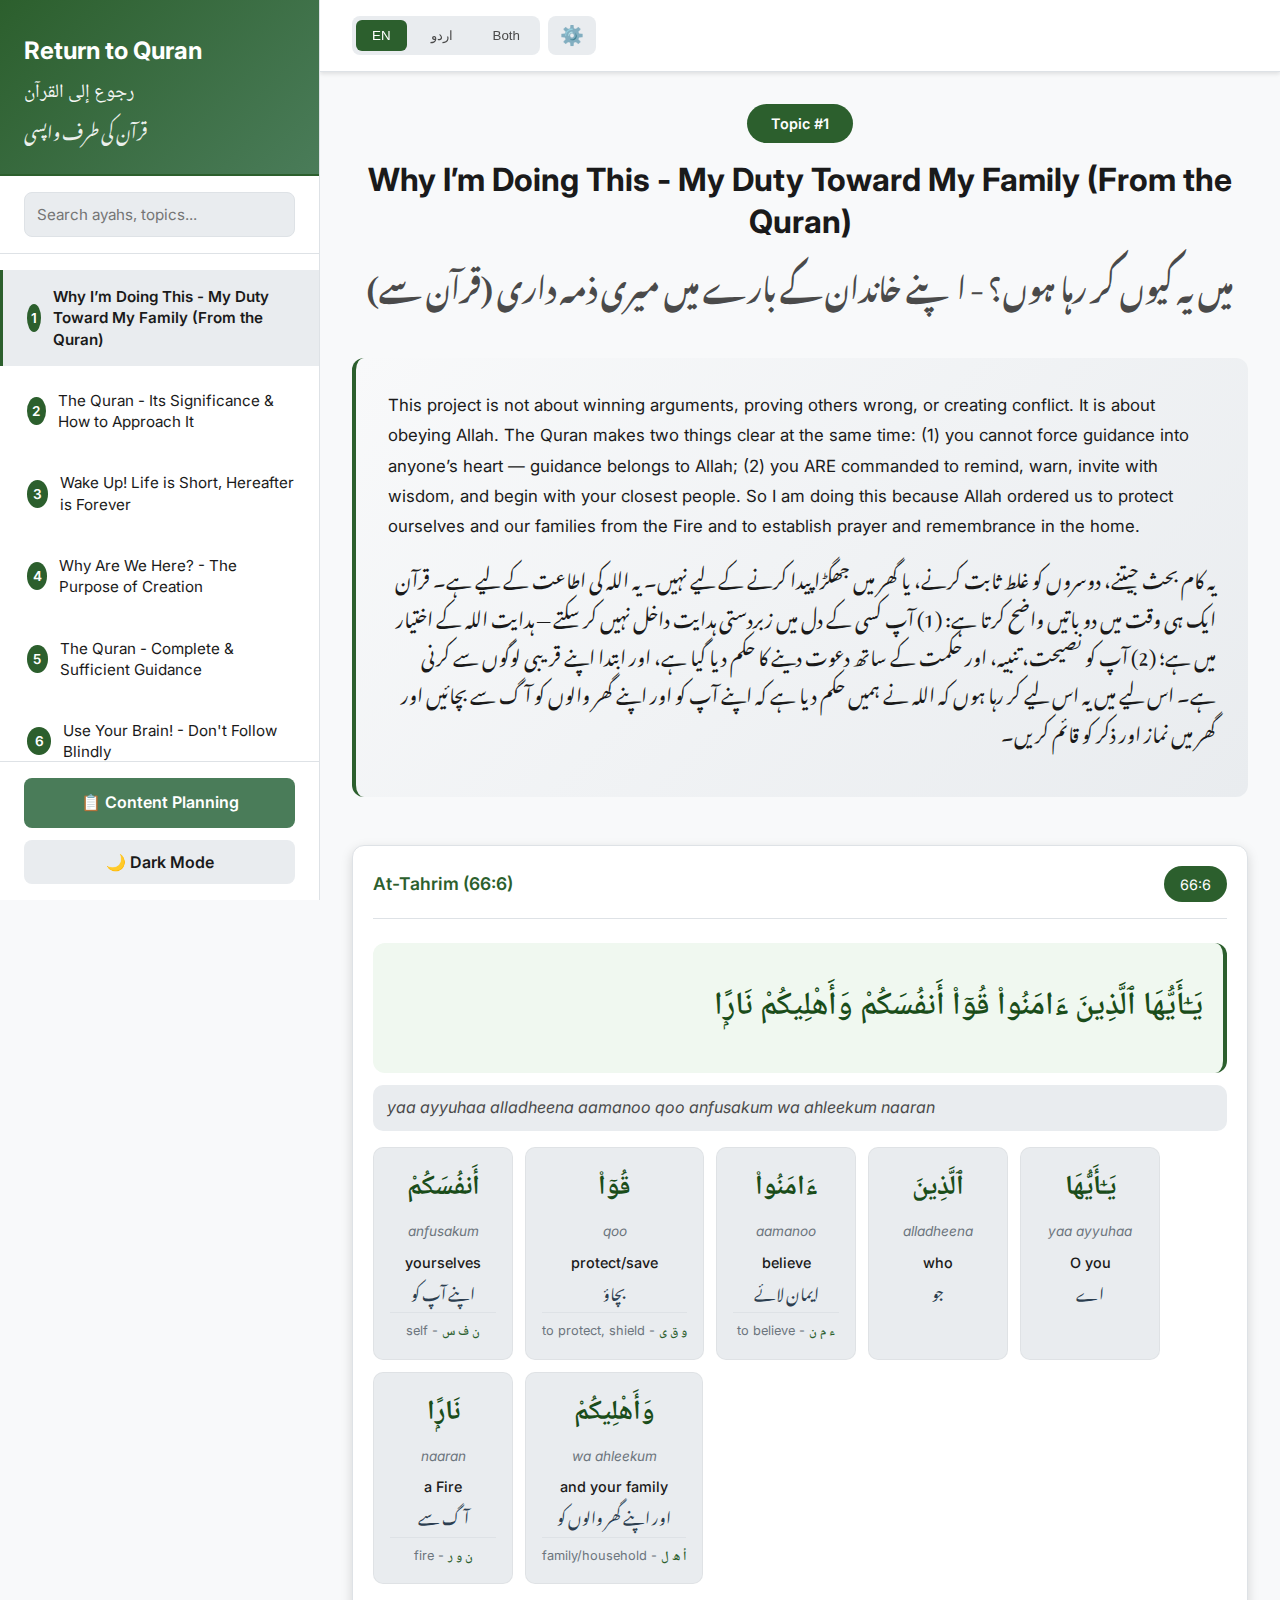
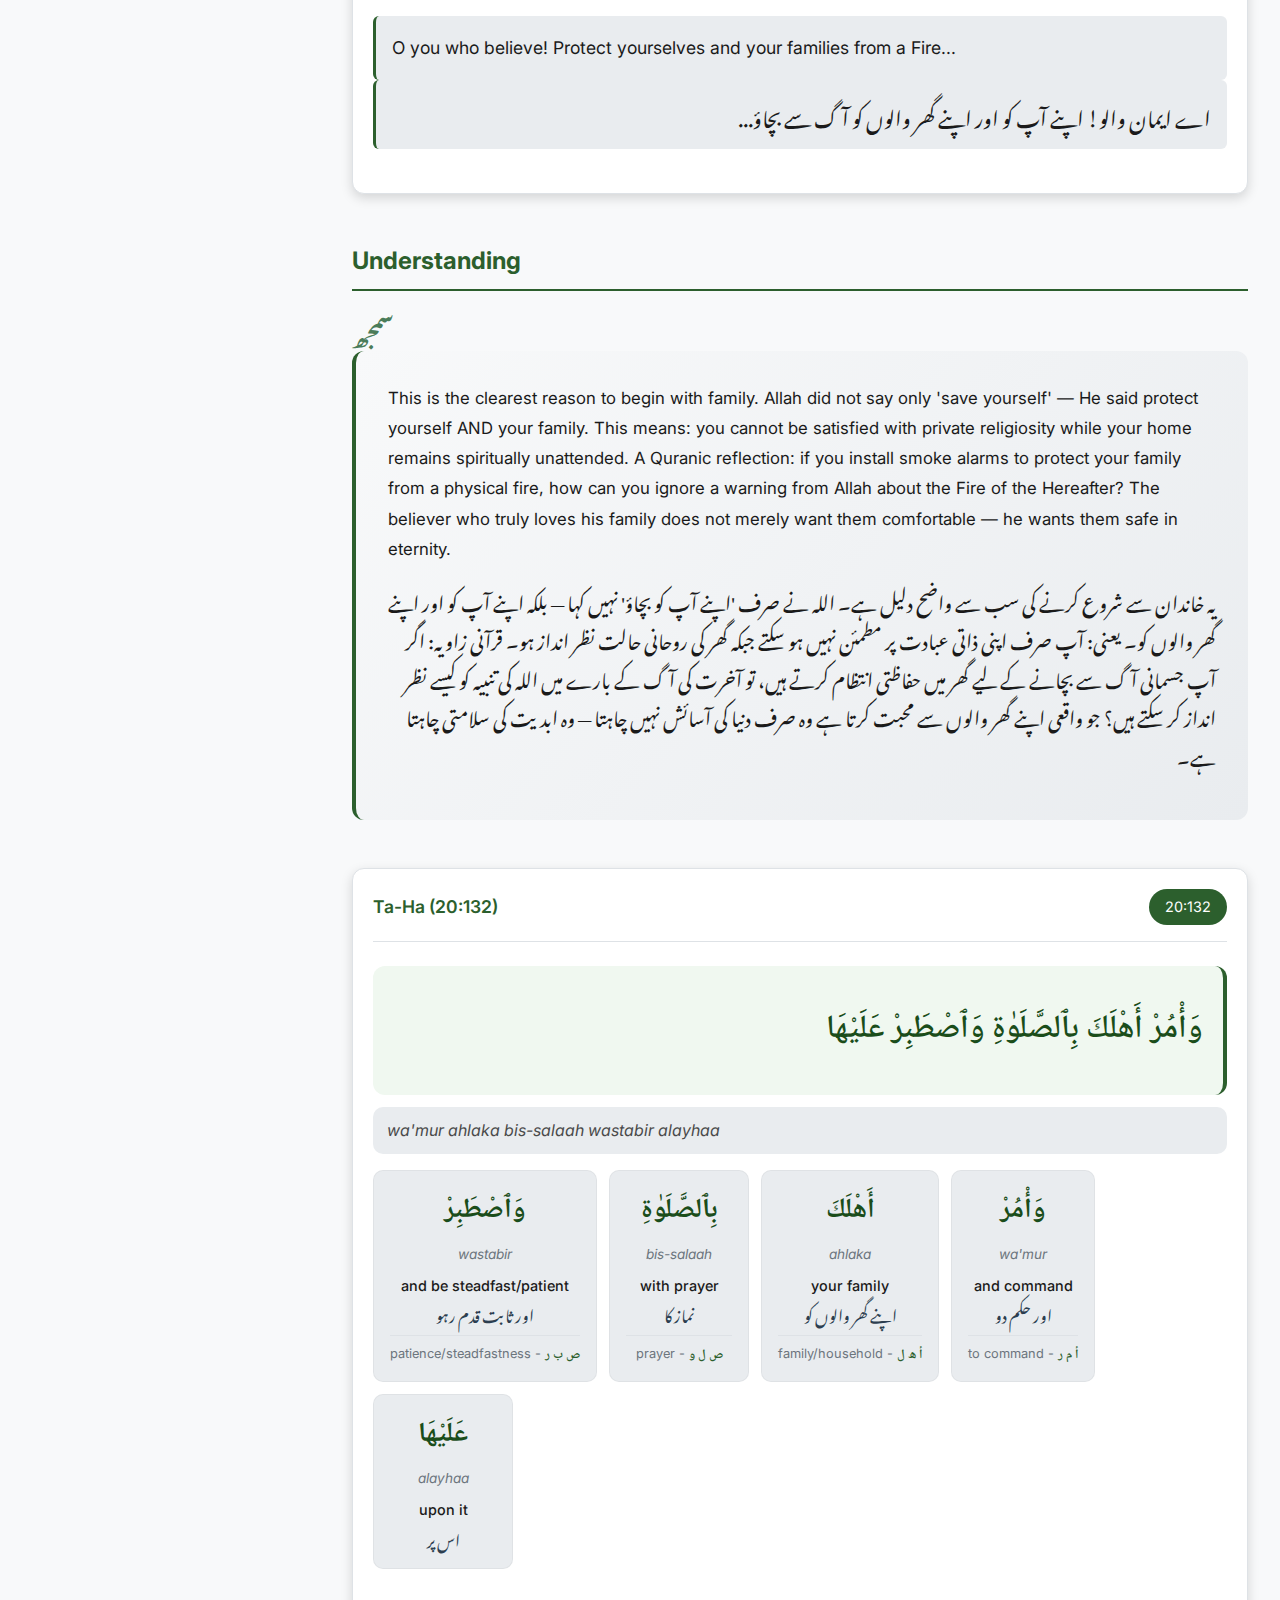
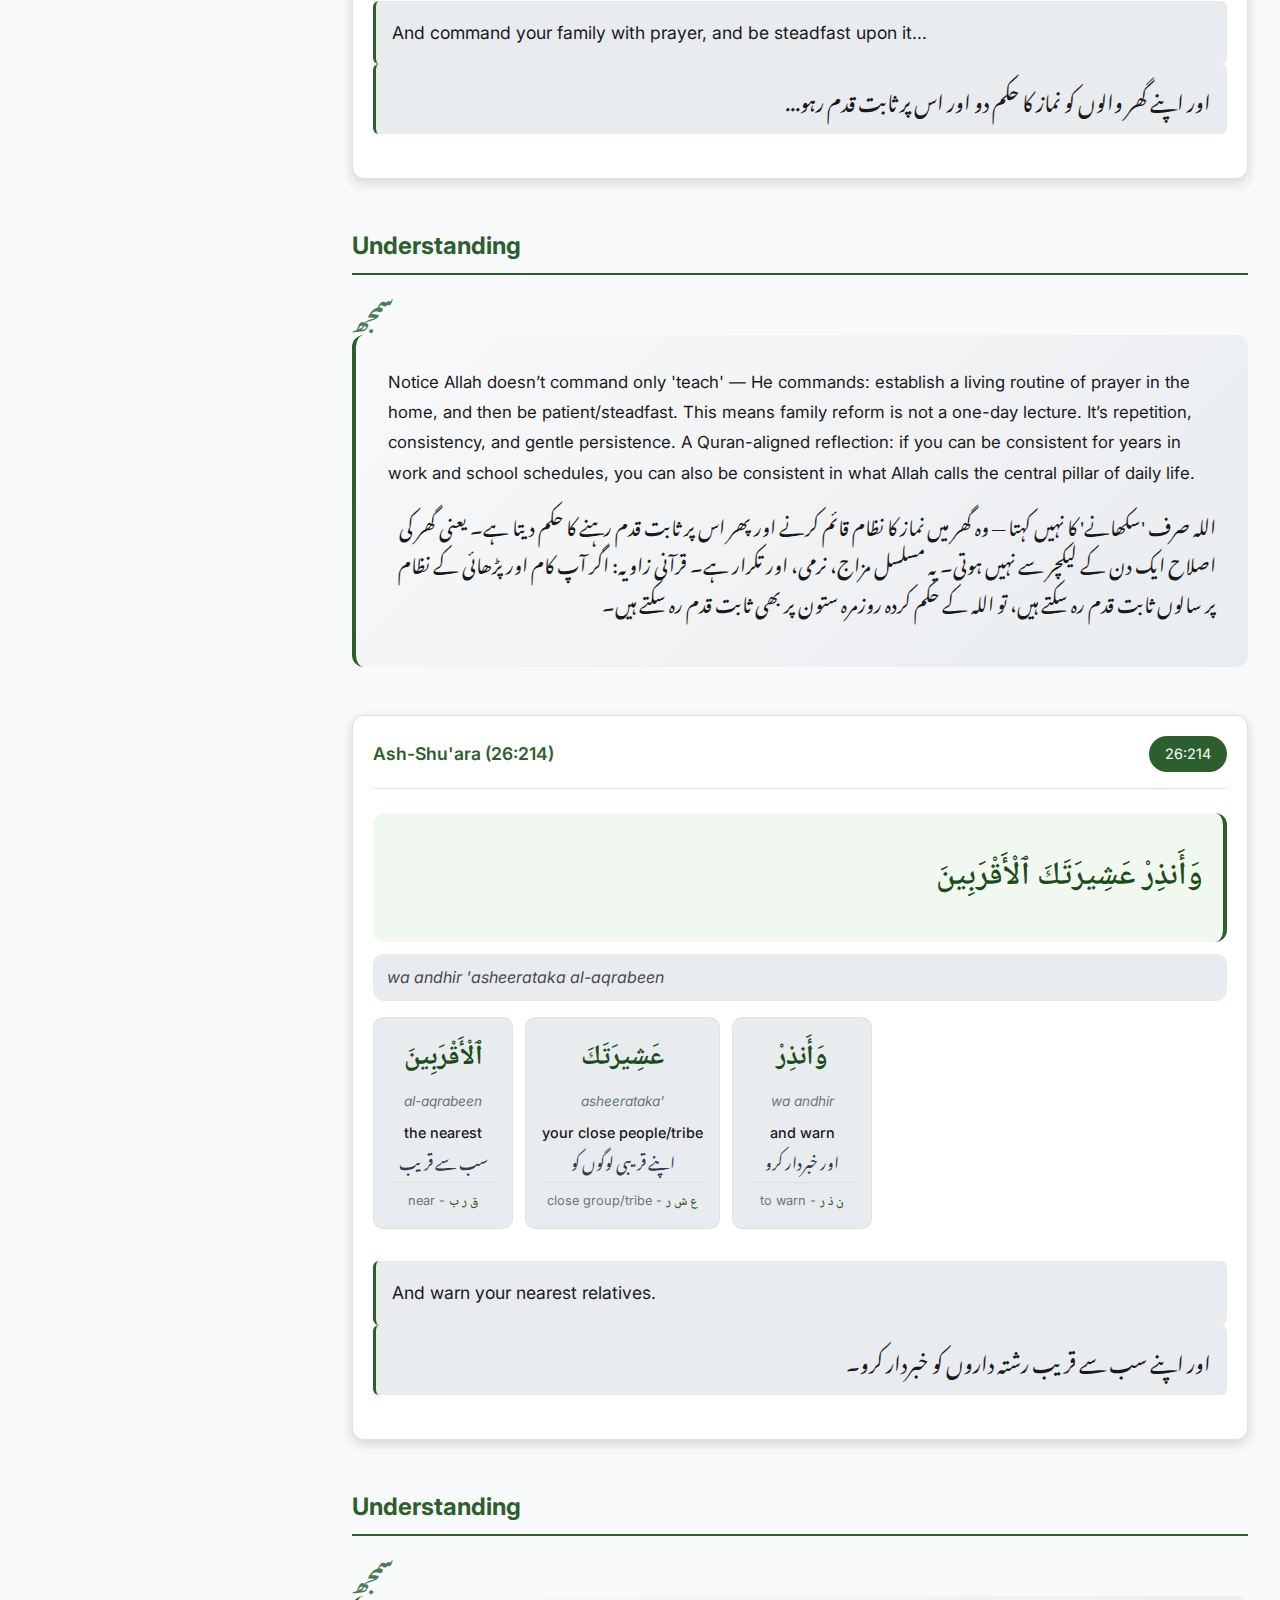
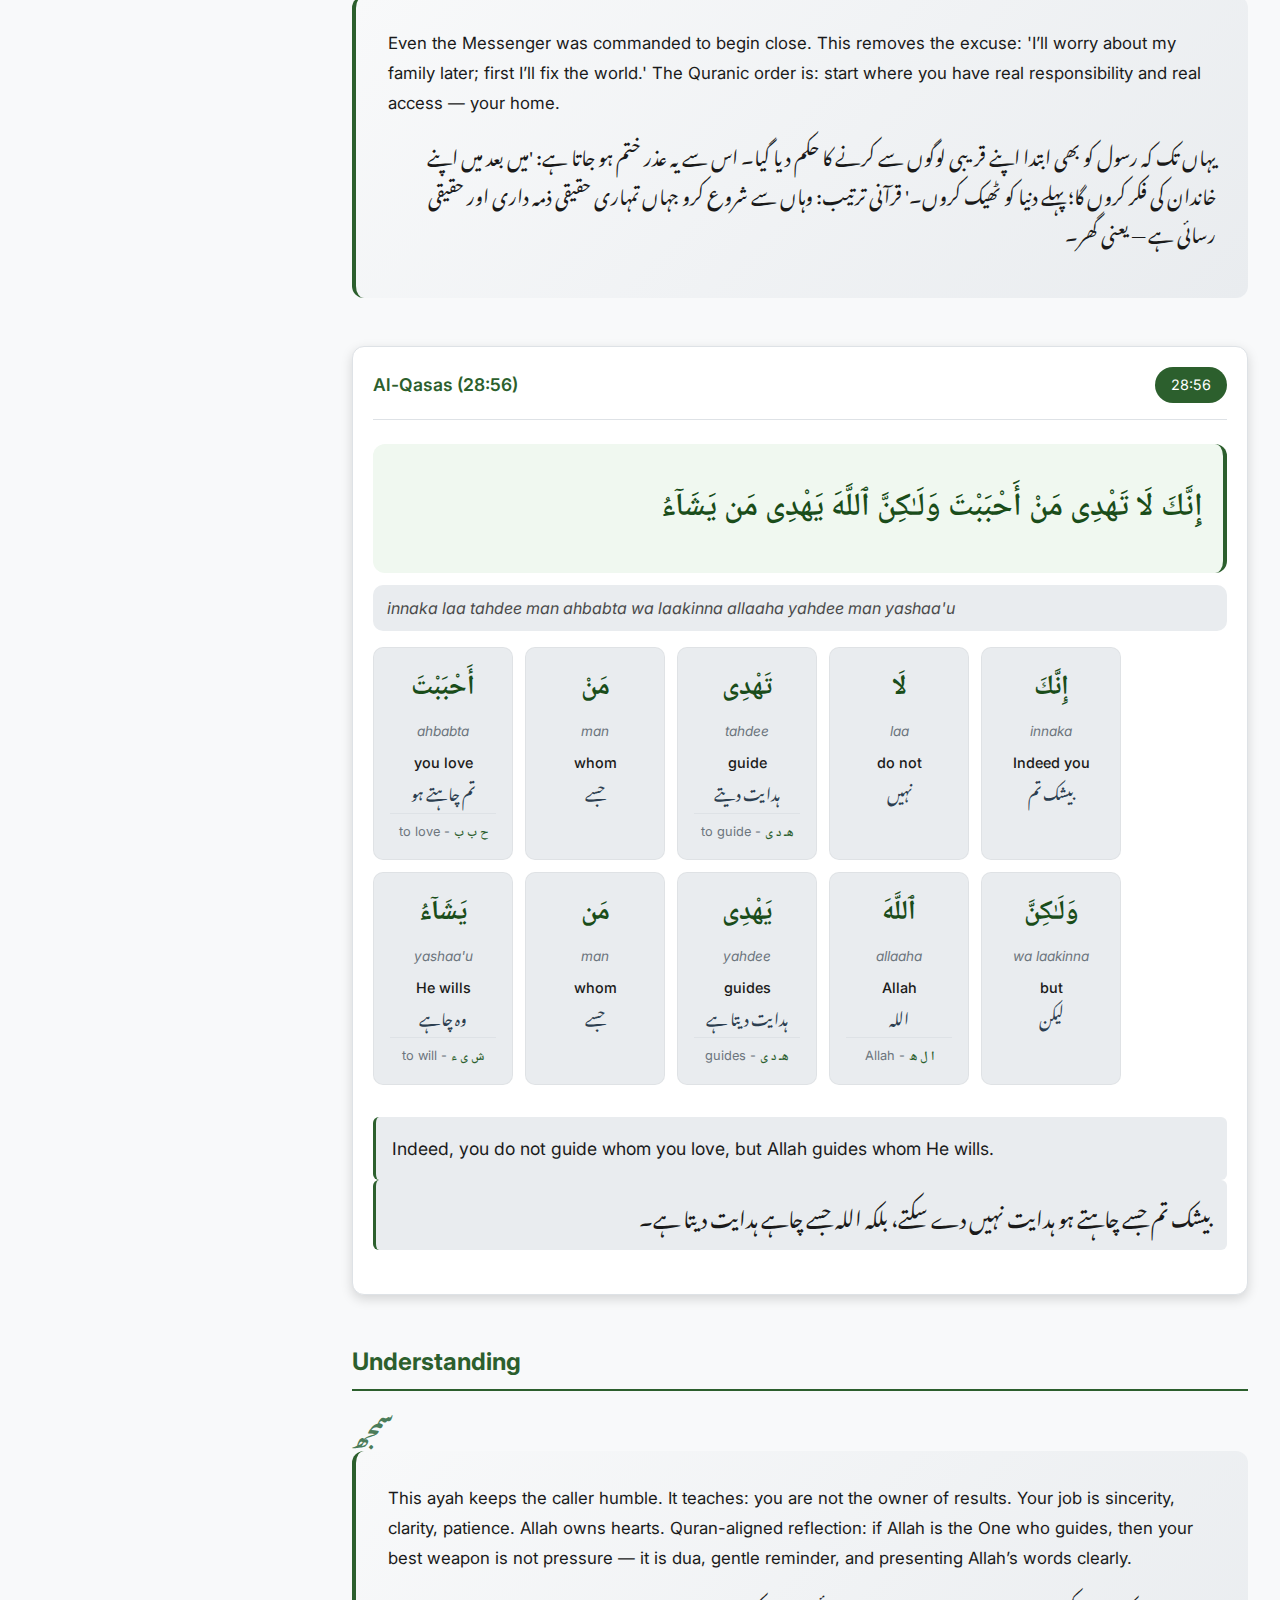
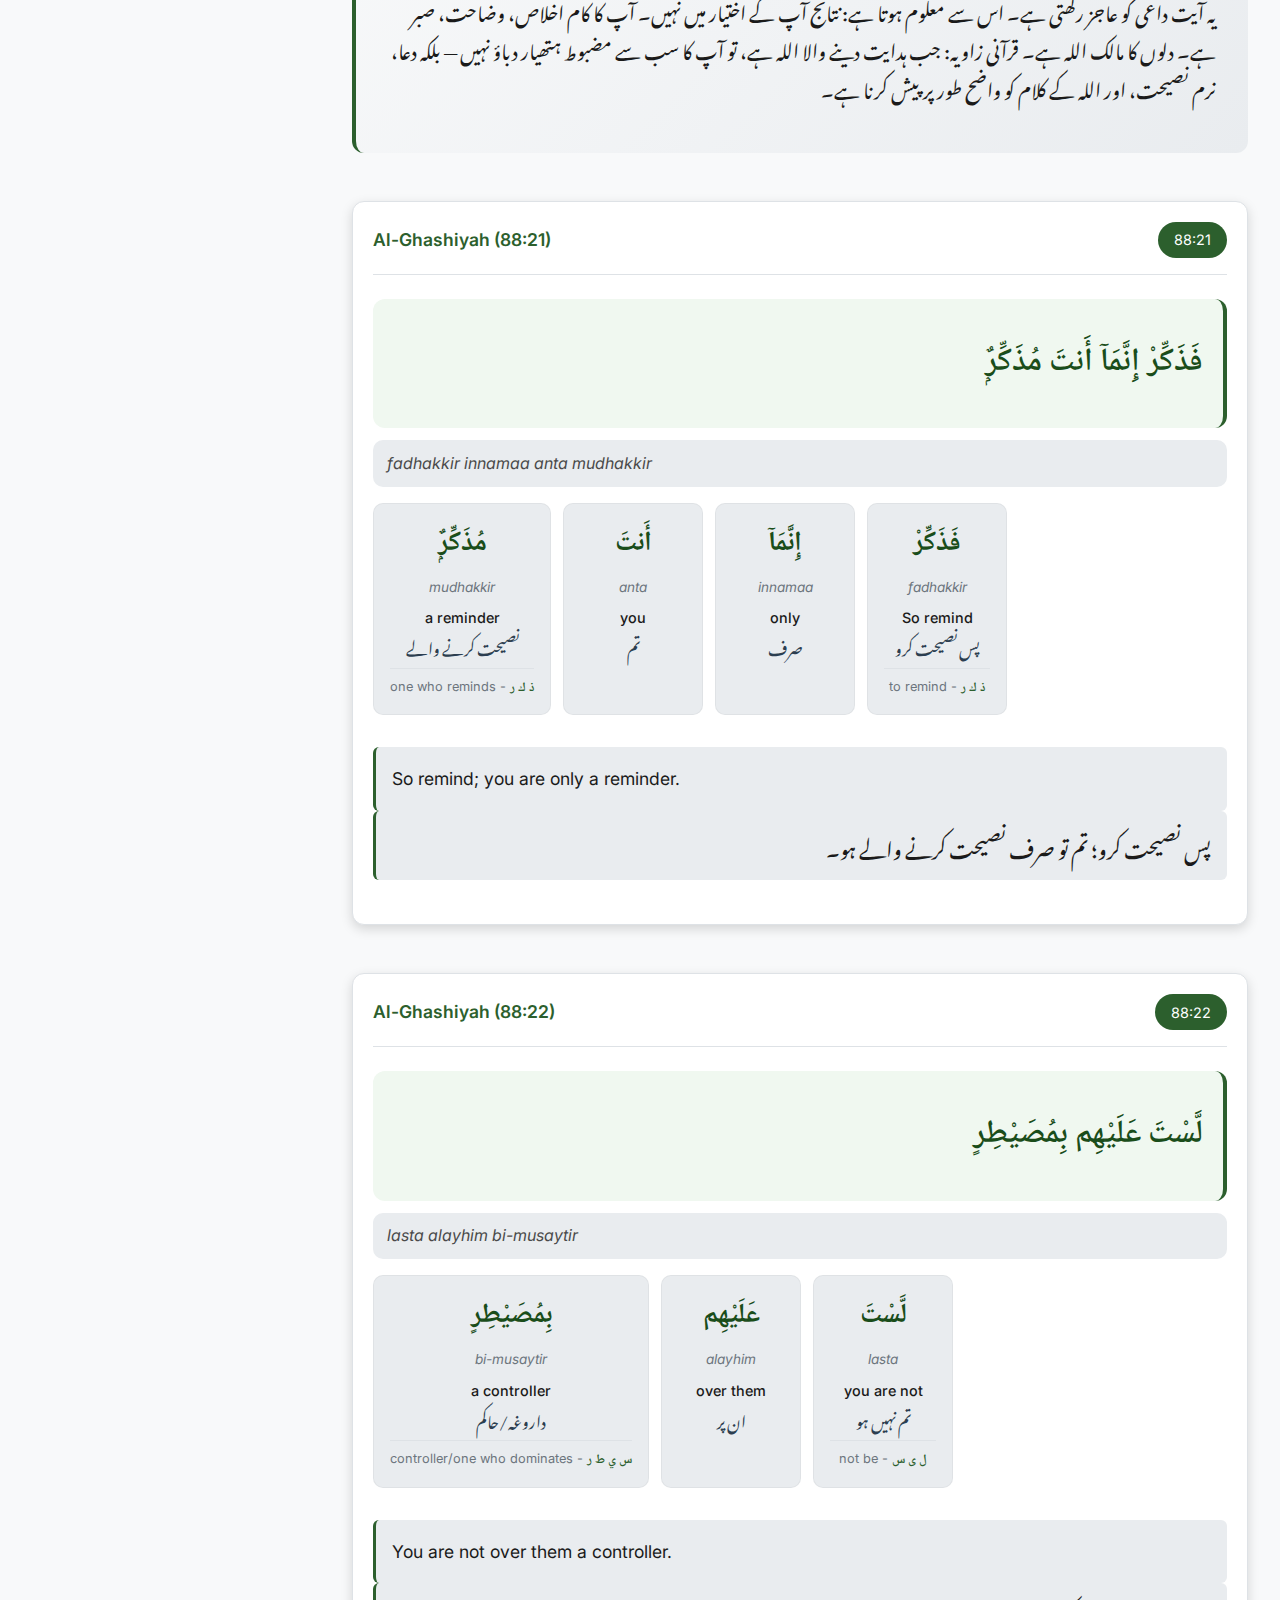
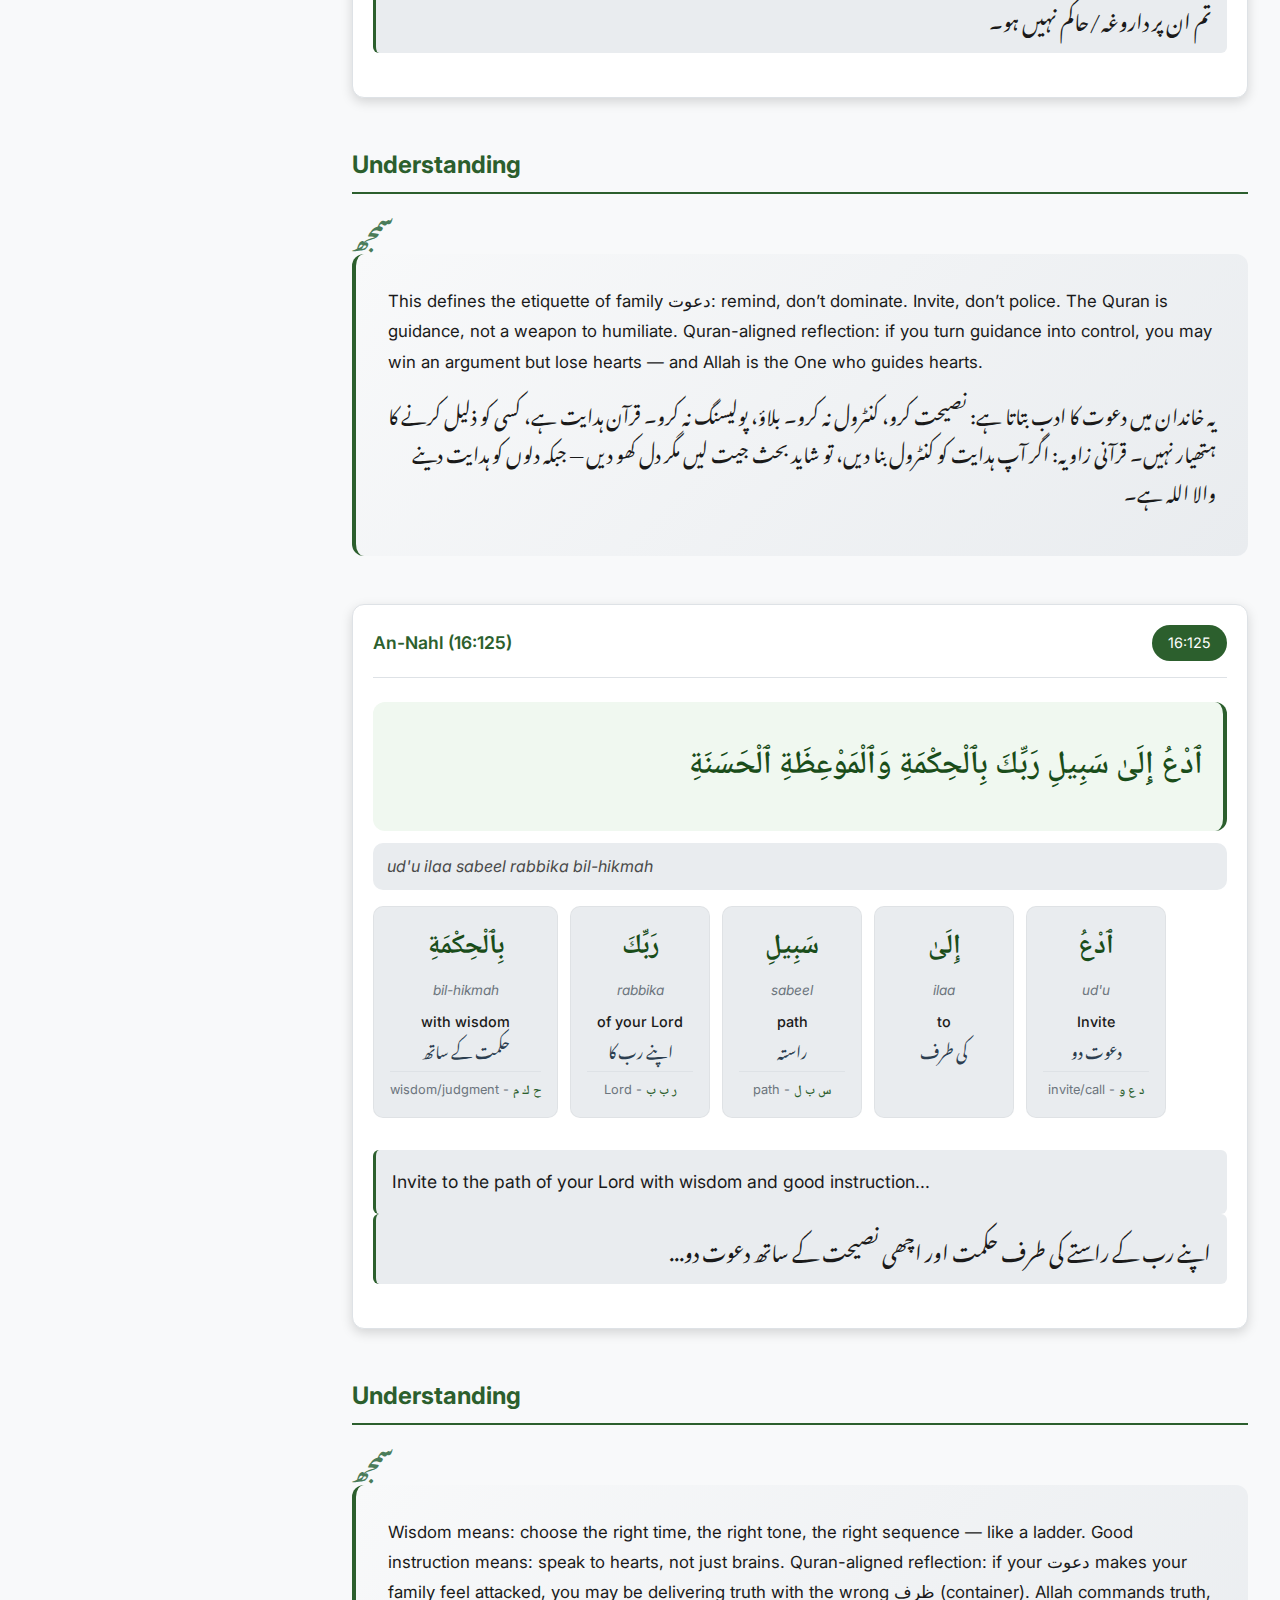
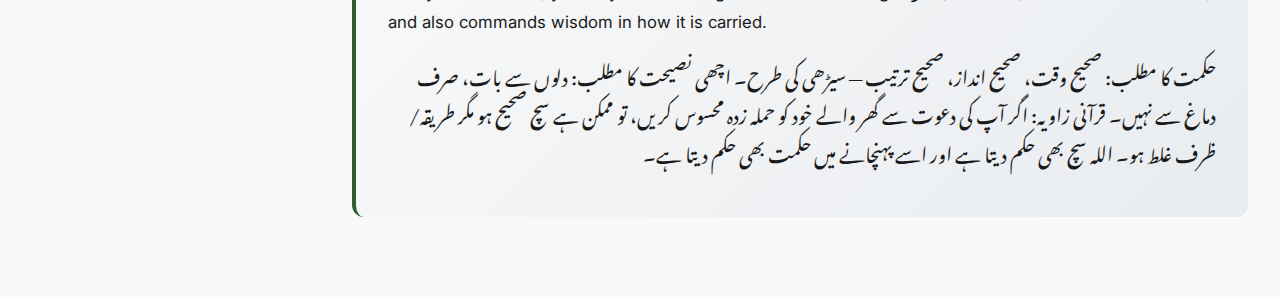
<file: index.html>
<!DOCTYPE html>
<html lang="en" dir="ltr">
<head>
    <meta charset="UTF-8">
    <meta name="viewport" content="width=device-width, initial-scale=1.0">
    <title>Return to Quran - رجوع إلى القرآن</title>
    <link rel="stylesheet" href="styles.css">
    <link href="https://fonts.googleapis.com/css2?family=Noto+Nastaliq+Urdu:wght@400;700&family=Inter:wght@400;500;600;700&family=Noto+Naskh+Arabic:wght@400;600;700&family=Amiri+Quran&family=Scheherazade+New:wght@400;600;700&display=swap" rel="stylesheet">
</head>
<body>
    <div class="app-container">
        <!-- Side Navigation -->
        <nav class="sidebar" id="sidebar">
            <div class="sidebar-header">
                <h2>Return to Quran</h2>
                <p class="sidebar-subtitle">رجوع إلى القرآن</p>
                <p class="sidebar-subtitle-urdu">قرآن کی طرف واپسی</p>
            </div>
            
            <div class="search-container">
                <input type="text" id="searchInput" placeholder="Search ayahs, topics..." class="search-input">
            </div>

            <div class="misconceptions-list" id="misconceptionsList">
                <!-- Will be populated by JavaScript -->
            </div>

            <div class="sidebar-footer">
                <a href="planning.html" style="display: block; margin-bottom: 0.75rem; padding: 0.75rem; background: var(--accent-secondary); color: white; text-align: center; border-radius: 8px; text-decoration: none; font-weight: 600;">
                    📋 Content Planning
                </a>
                <button class="btn-secondary" id="toggleDarkMode">🌙 Dark Mode</button>
            </div>
        </nav>

        <!-- Main Content Area -->
        <main class="main-content" id="mainContent">
            <div class="content-header">
                <button class="menu-toggle" id="menuToggle">☰</button>
                <div class="header-controls">
                    <div class="language-toggle">
                        <button class="lang-btn active" data-lang="en">EN</button>
                        <button class="lang-btn" data-lang="ur">اردو</button>
                        <button class="lang-btn" data-lang="both">Both</button>
                    </div>
                    <button class="settings-btn" id="settingsBtn">⚙️</button>
                </div>
            </div>

            <!-- Settings Panel -->
            <div class="settings-panel hidden" id="settingsPanel">
                <div class="settings-header">
                    <h3>Display Settings</h3>
                    <button class="close-settings" id="closeSettings">✕</button>
                </div>
                <div class="settings-body">
                    <div class="setting-item">
                        <label class="setting-label">
                            <input type="checkbox" id="toggleTransliteration" checked>
                            <span>Show Transliteration</span>
                        </label>
                        <p class="setting-desc">Display Arabic pronunciation guide</p>
                    </div>
                    <div class="setting-item">
                        <label class="setting-label">
                            <input type="checkbox" id="toggleWBW" checked>
                            <span>Show Word-by-Word Analysis</span>
                        </label>
                        <p class="setting-desc">Display detailed word breakdown</p>
                    </div>
                    <div class="setting-item">
                        <label class="setting-label">
                            <input type="checkbox" id="toggleTranslation" checked>
                            <span>Show Full Translation</span>
                        </label>
                        <p class="setting-desc">Display verse translations</p>
                    </div>
                    <div class="setting-item">
                        <label class="setting-label">
                            <input type="checkbox" id="toggleRoots" checked>
                            <span>Show Arabic Roots</span>
                        </label>
                        <p class="setting-desc">Display root word meanings</p>
                    </div>

                    <div class="setting-item">
                        <label class="setting-label">
                            <input type="checkbox" id="toggleReflections" checked>
                            <span>Show Reflections</span>
                        </label>
                        <p class="setting-desc">Show the reflection questions after every section</p>
                    </div>
                </div>
            </div>

            <div class="content-body" id="contentBody">
                <!-- Content will be loaded here -->
            </div>

        </main>
    </div>

    <script src="data.js"></script>
    <script src="app.js"></script>
</body>
</html>
</file>
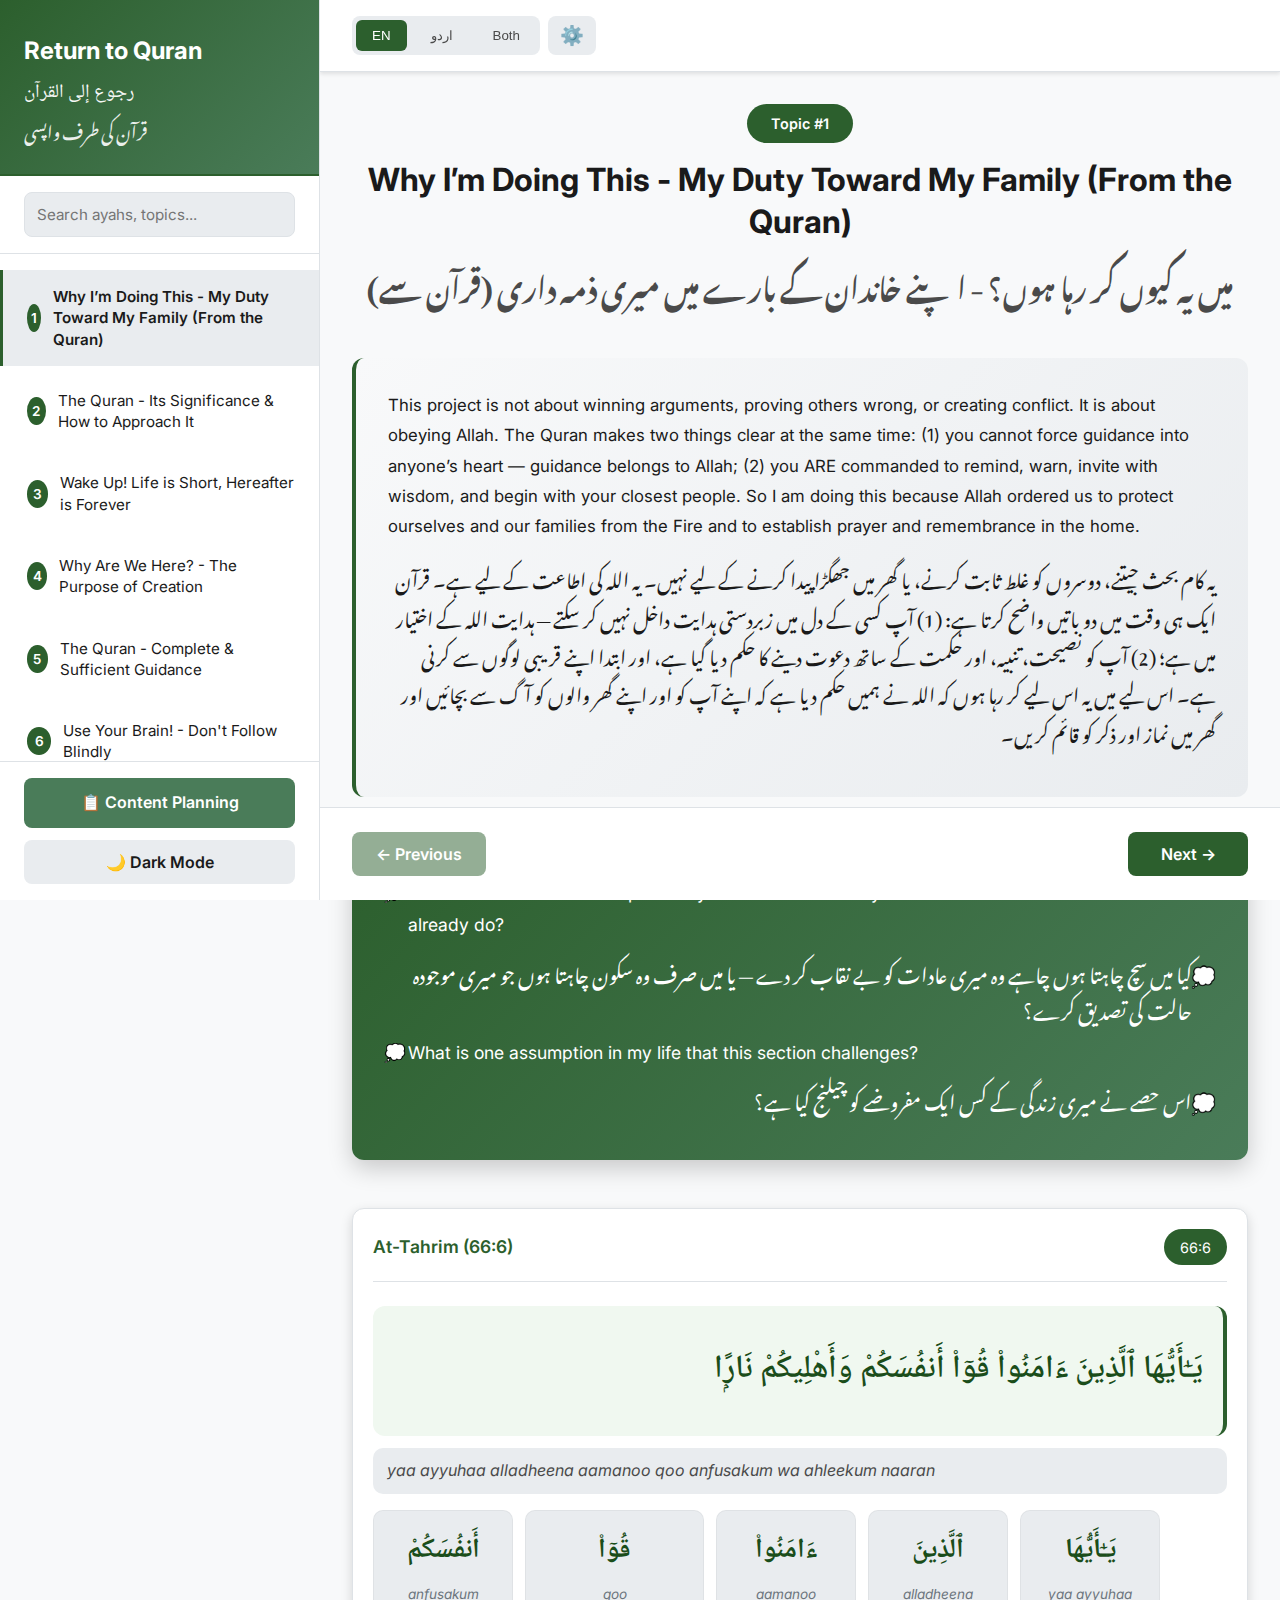
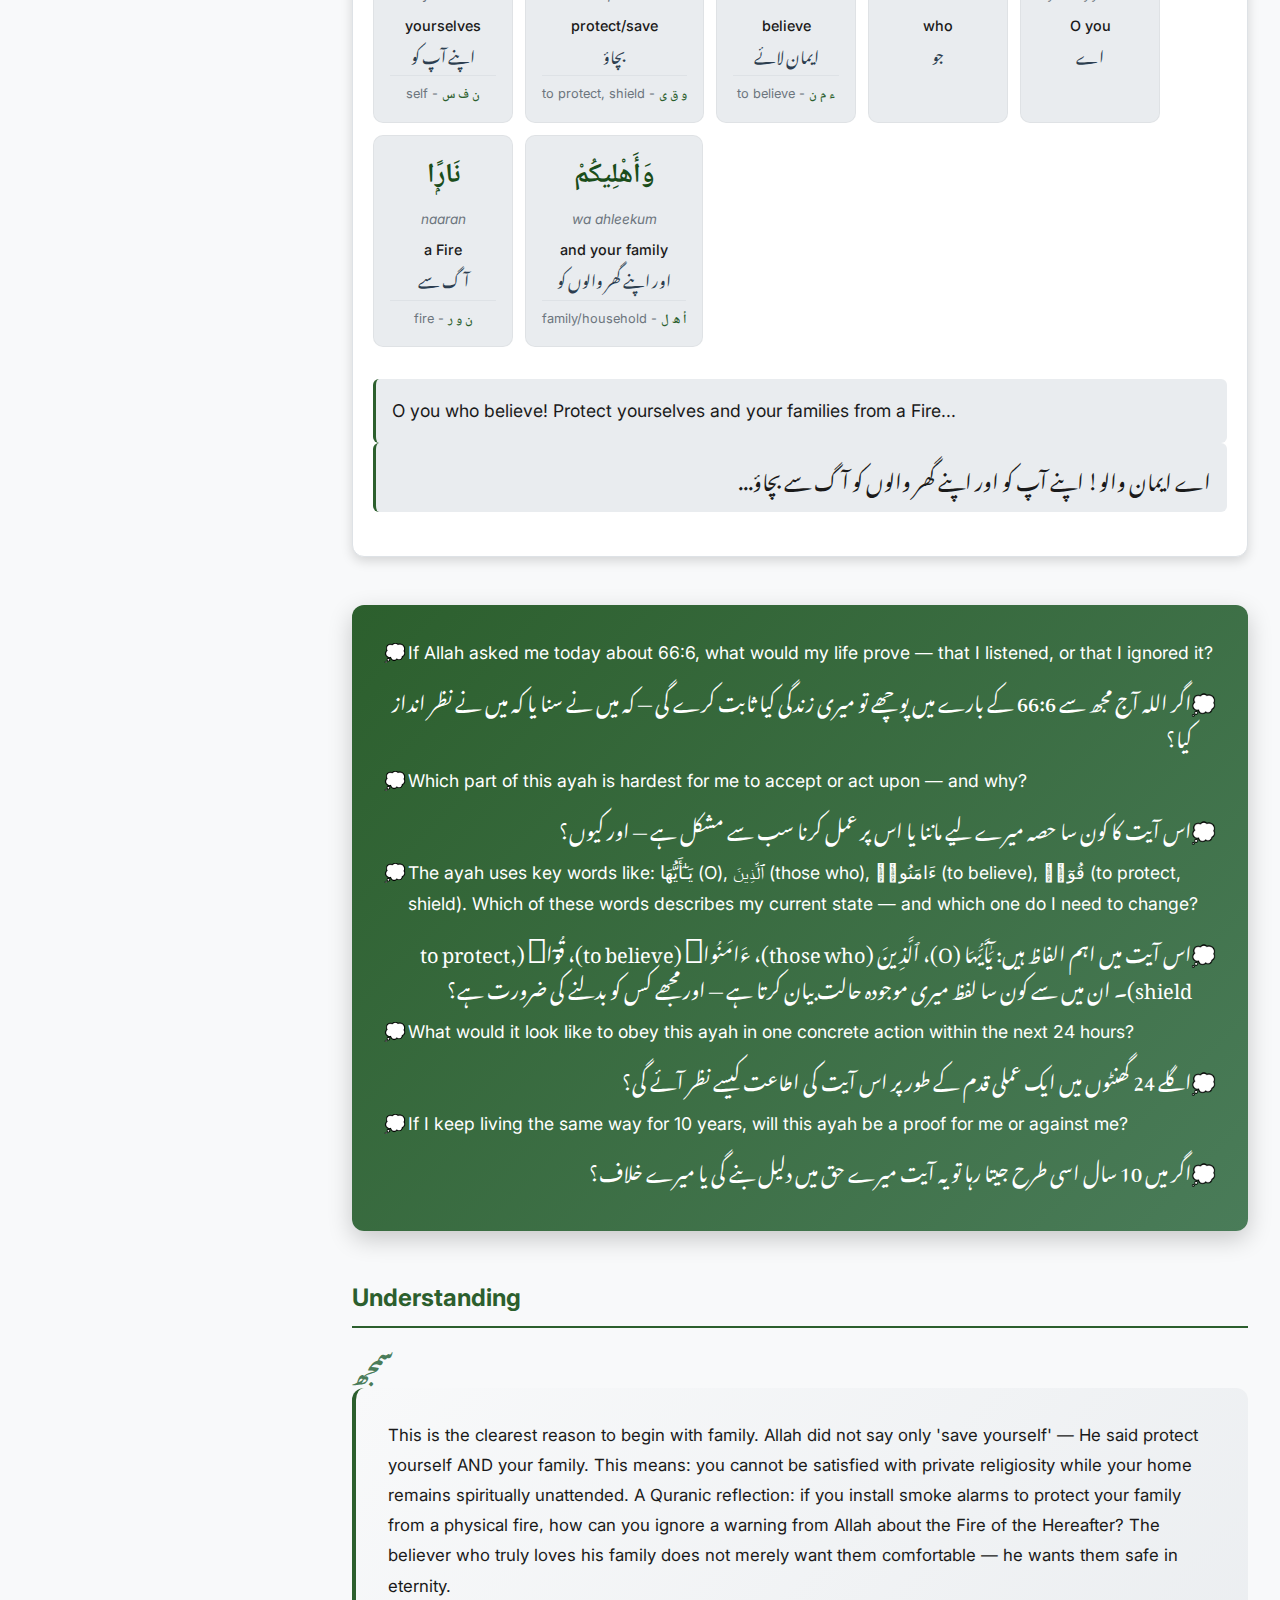
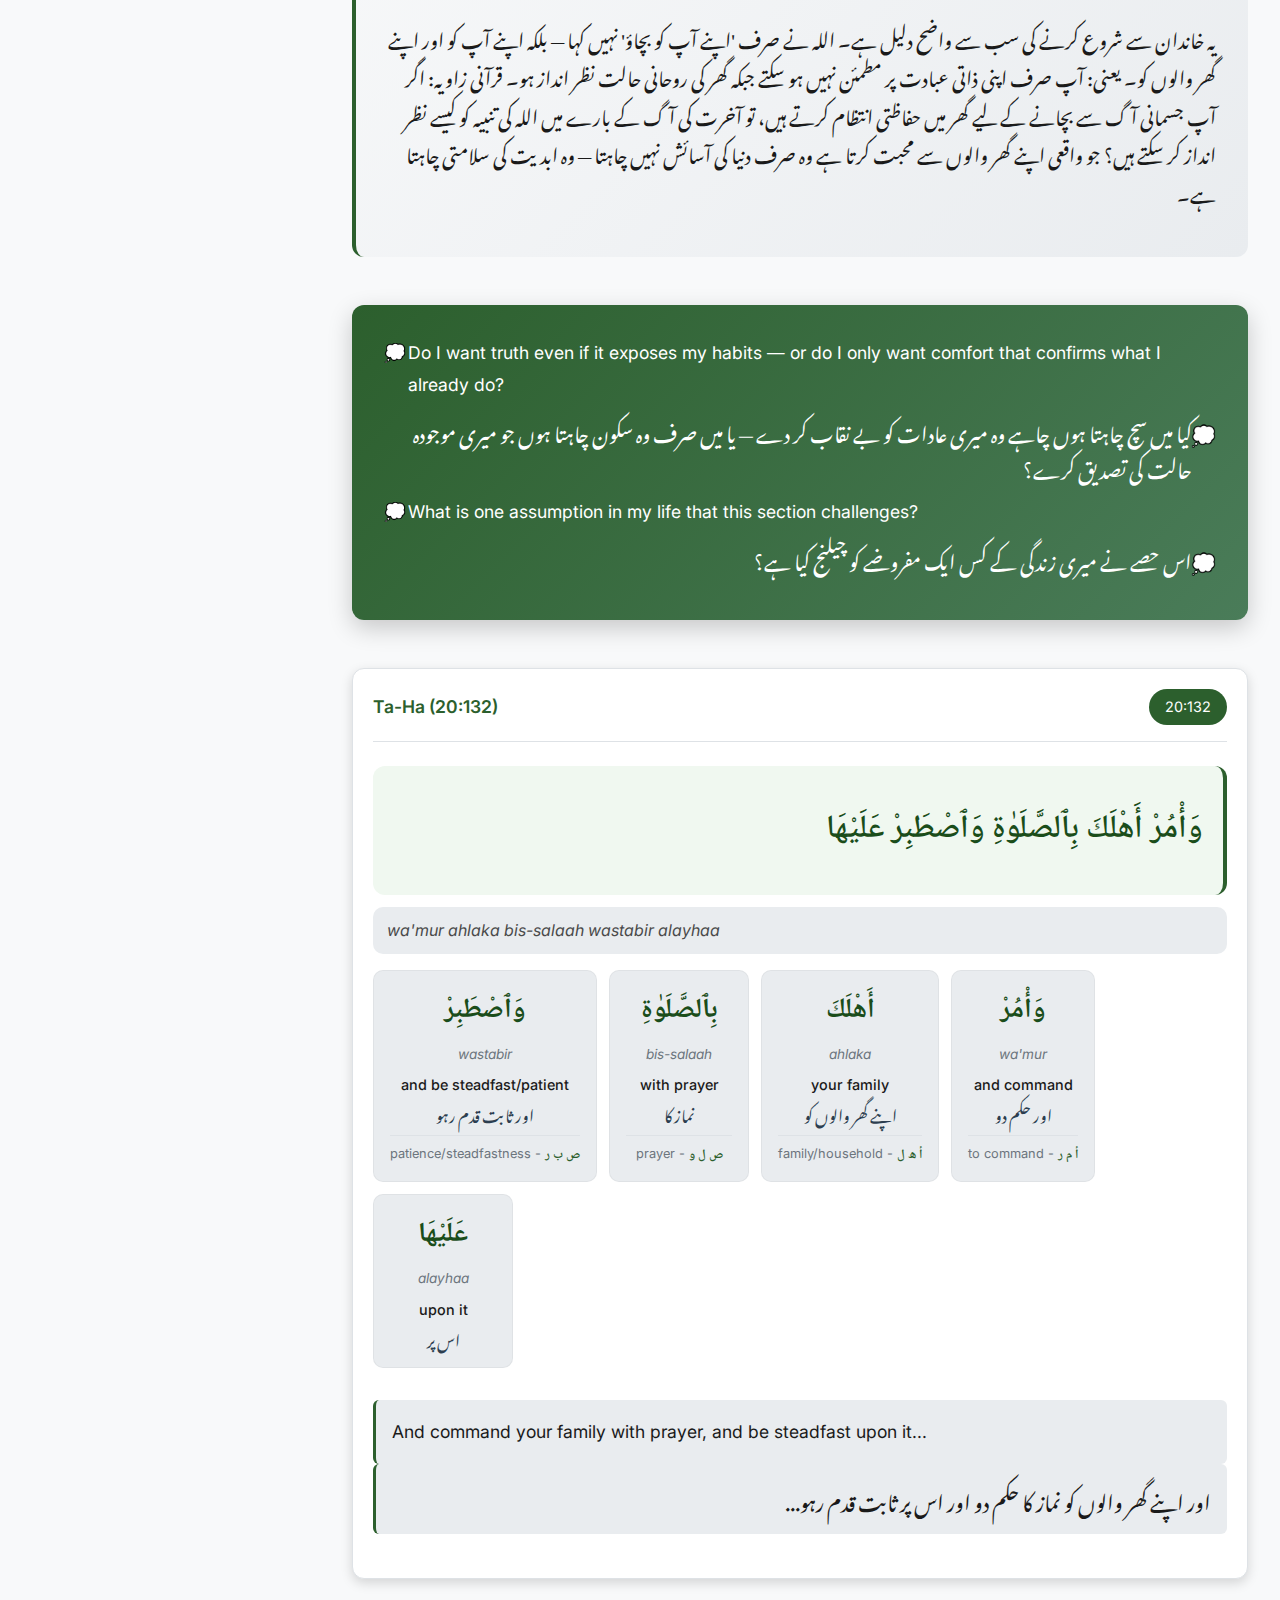
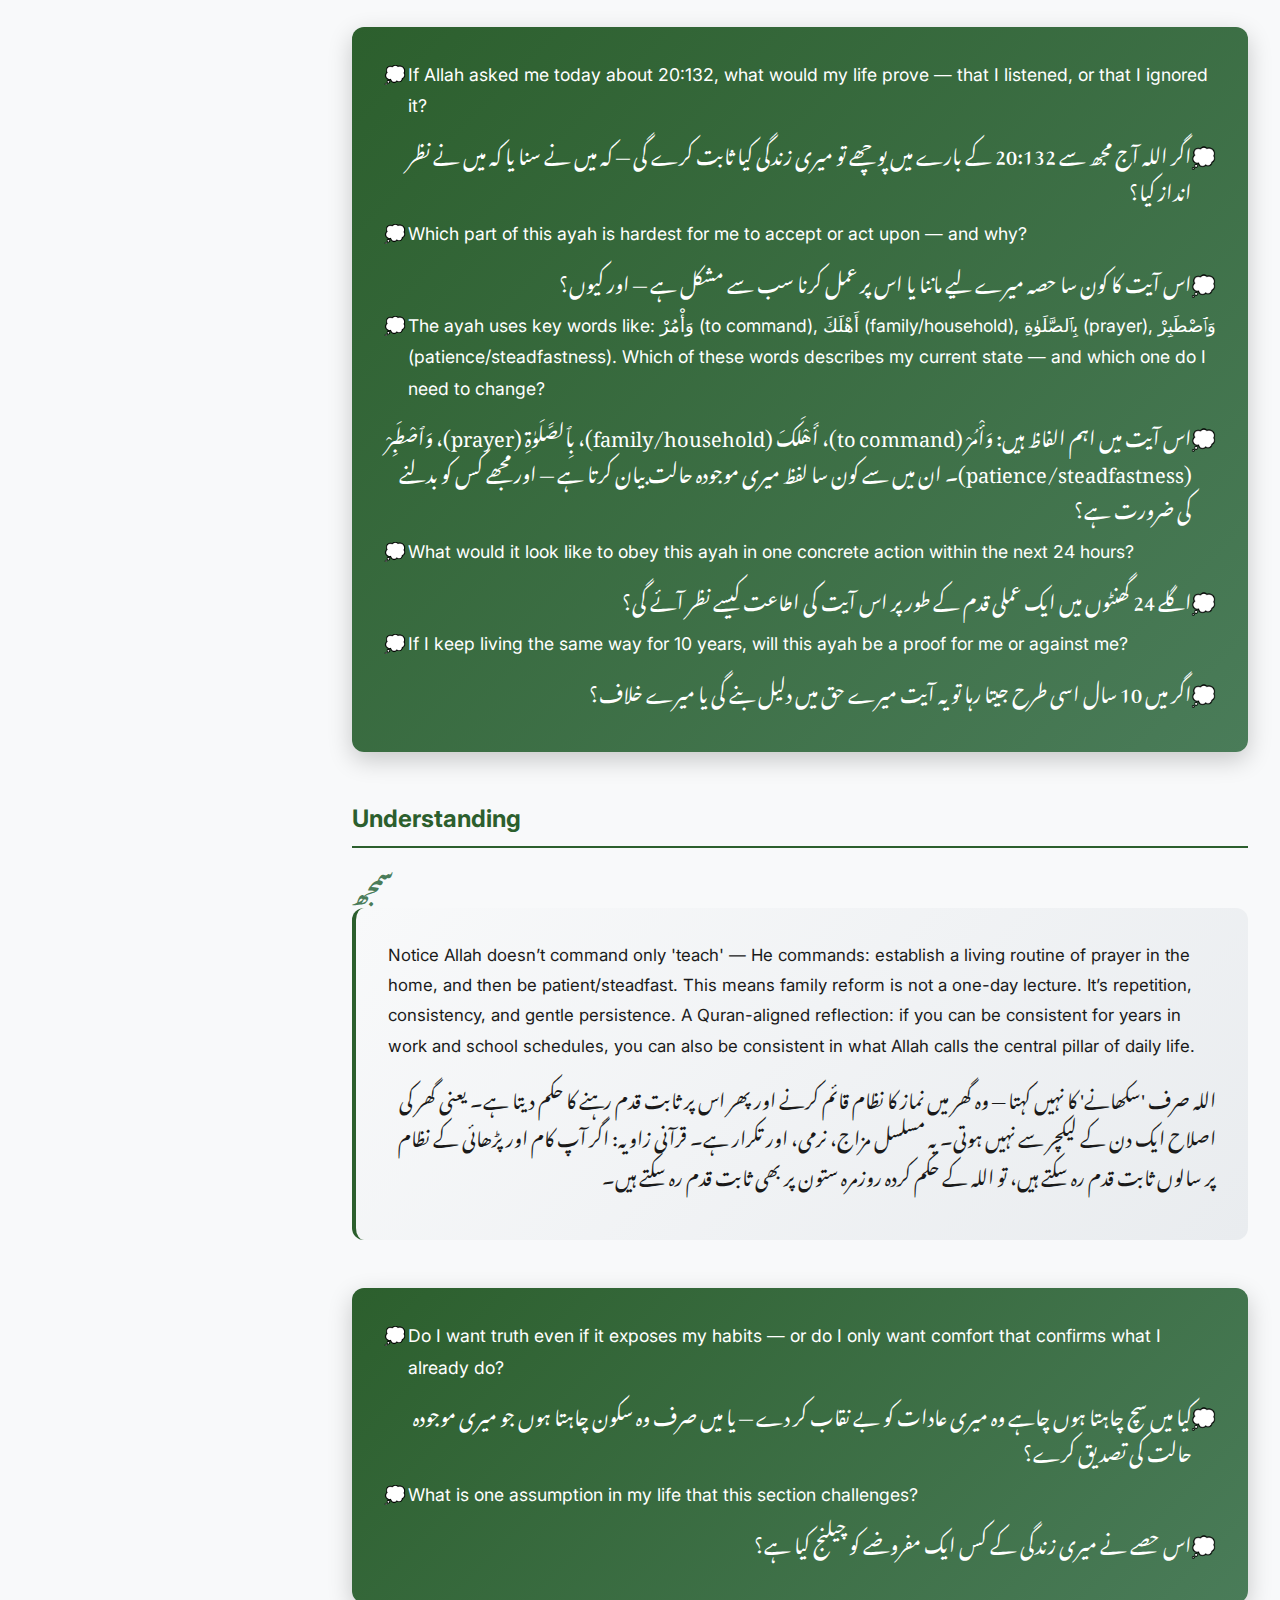
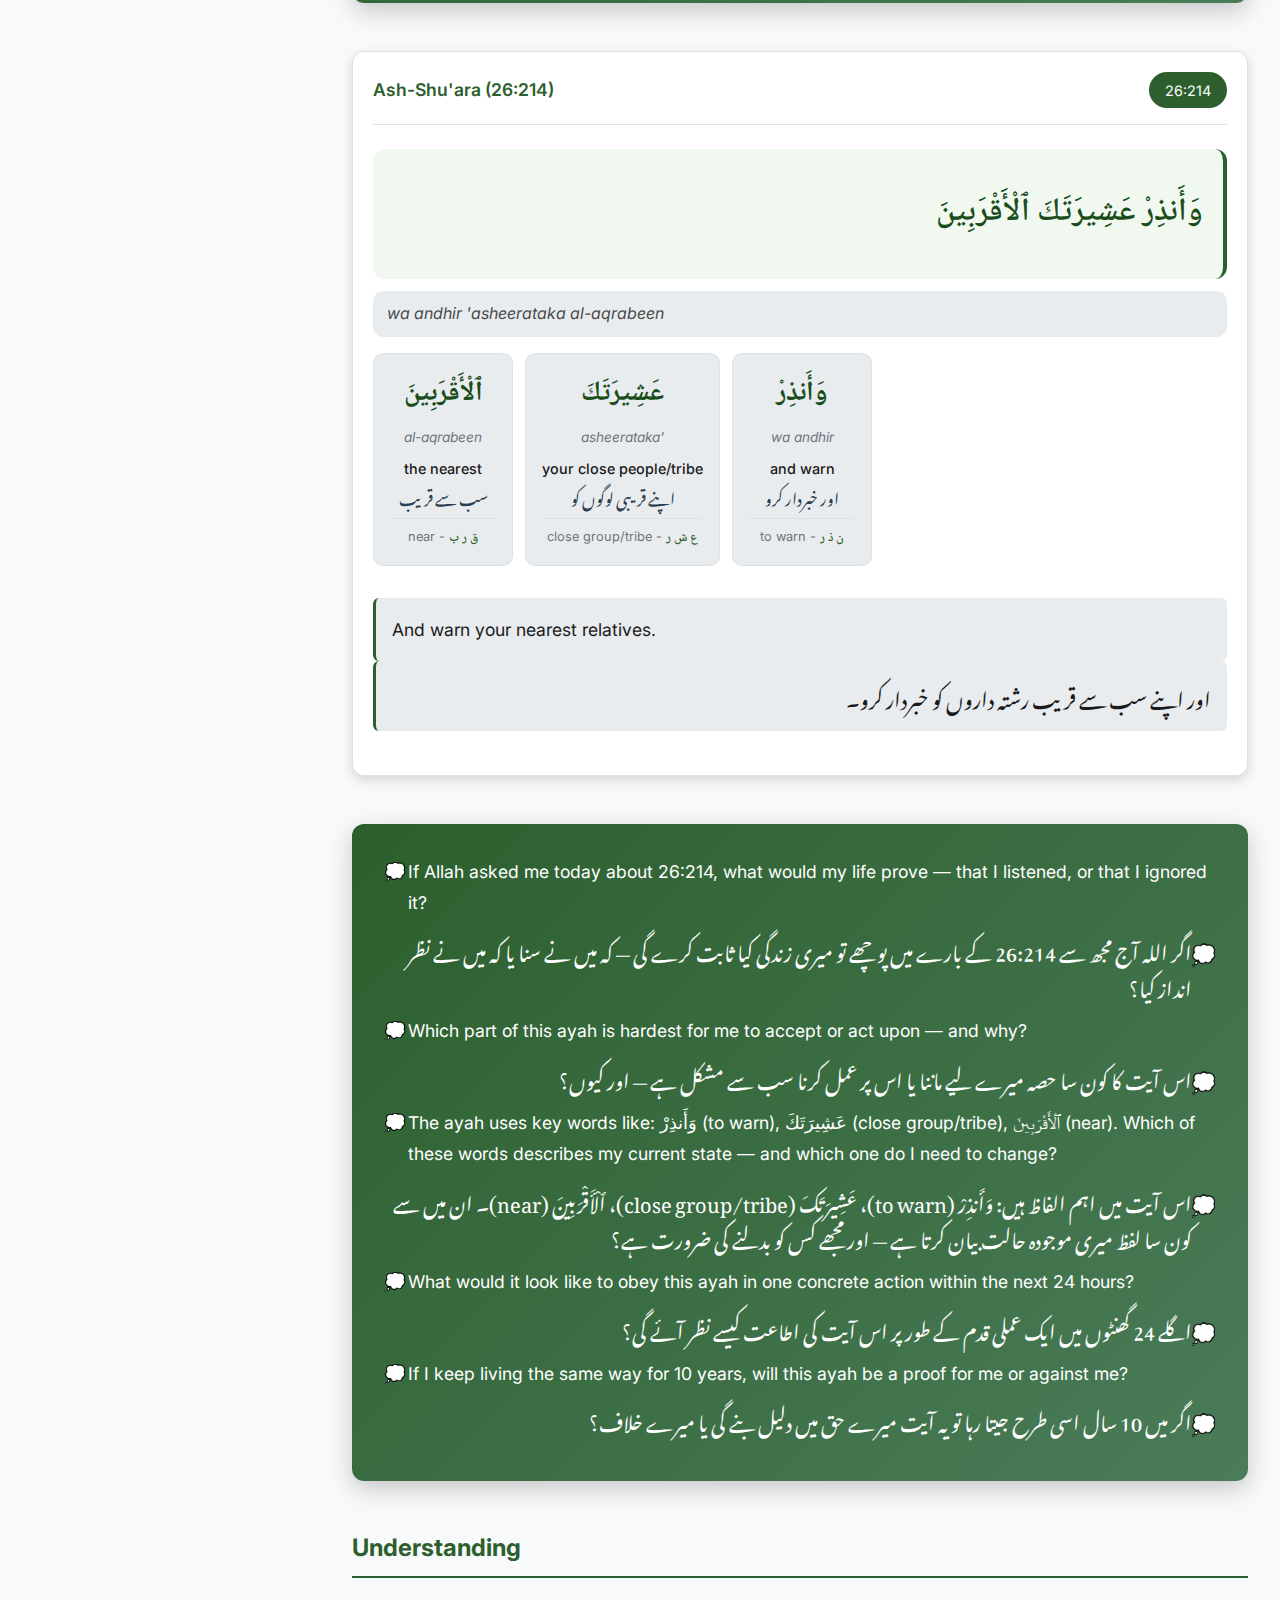
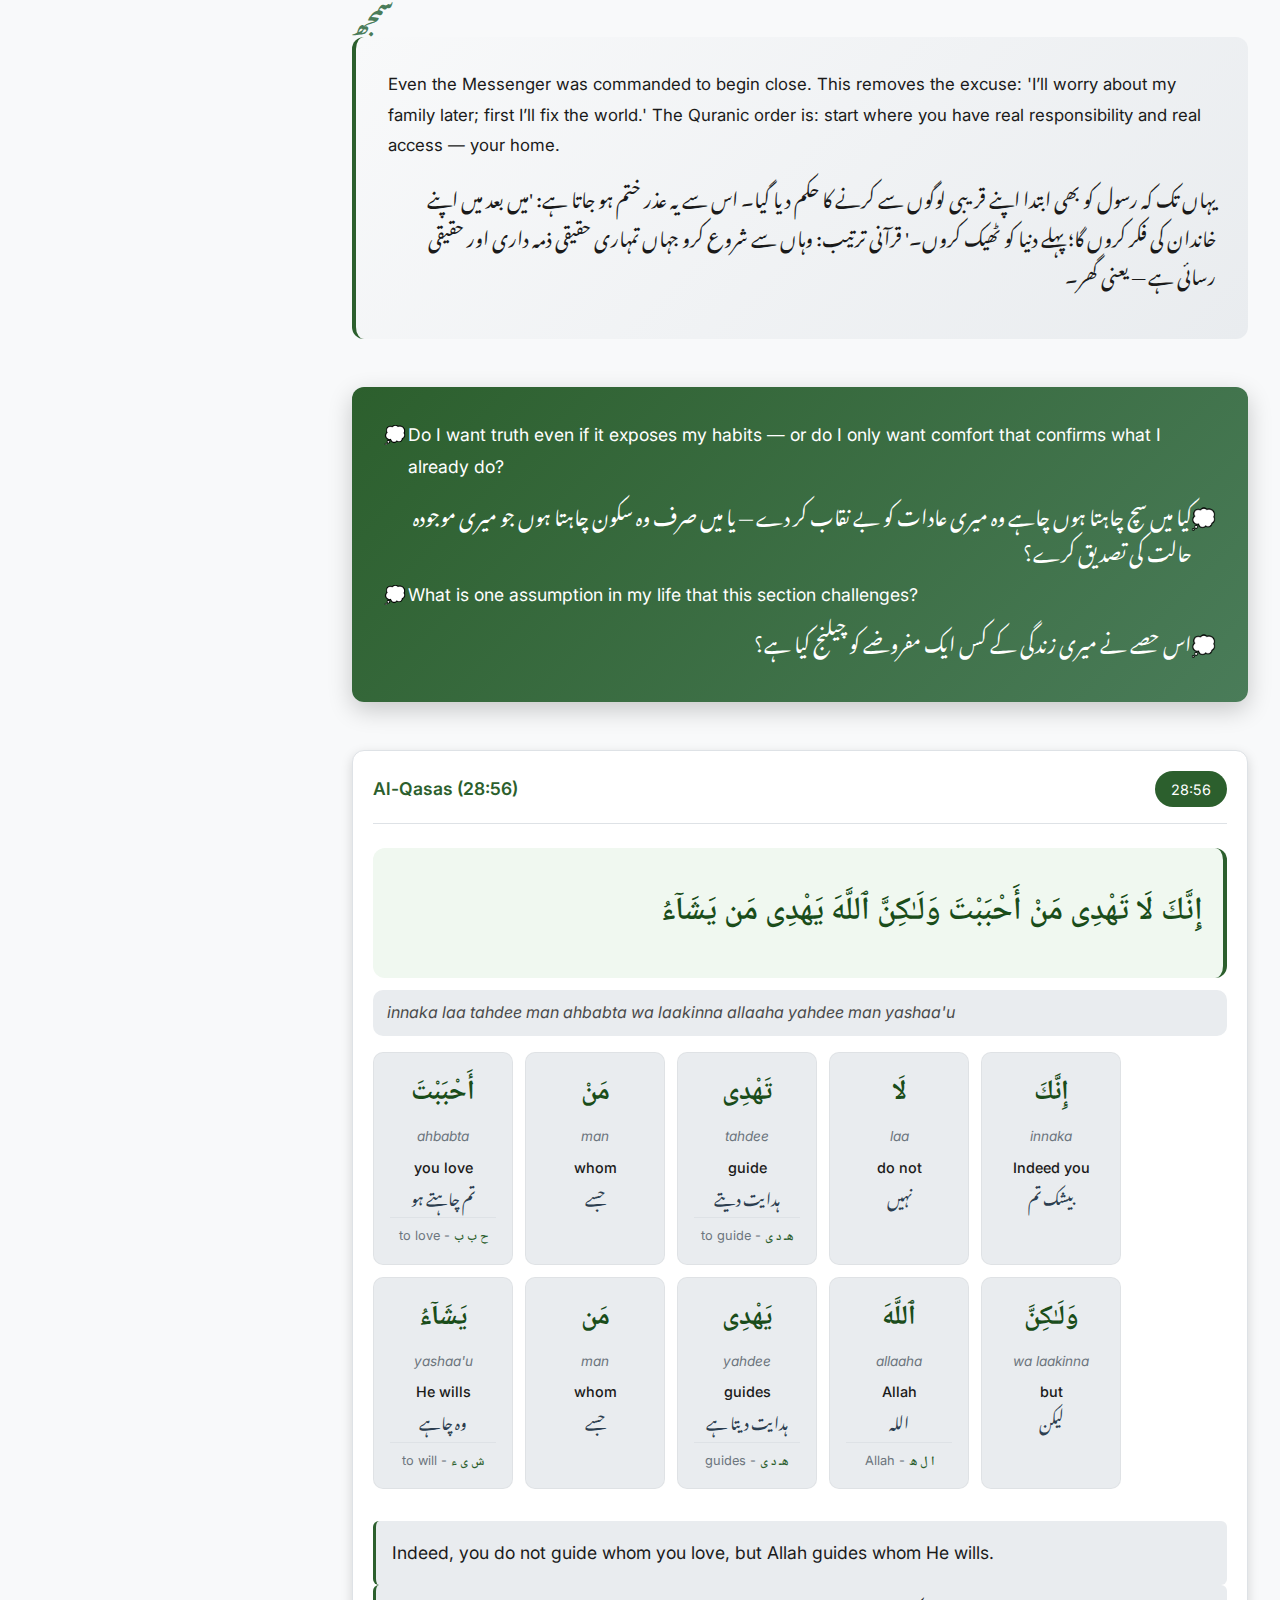
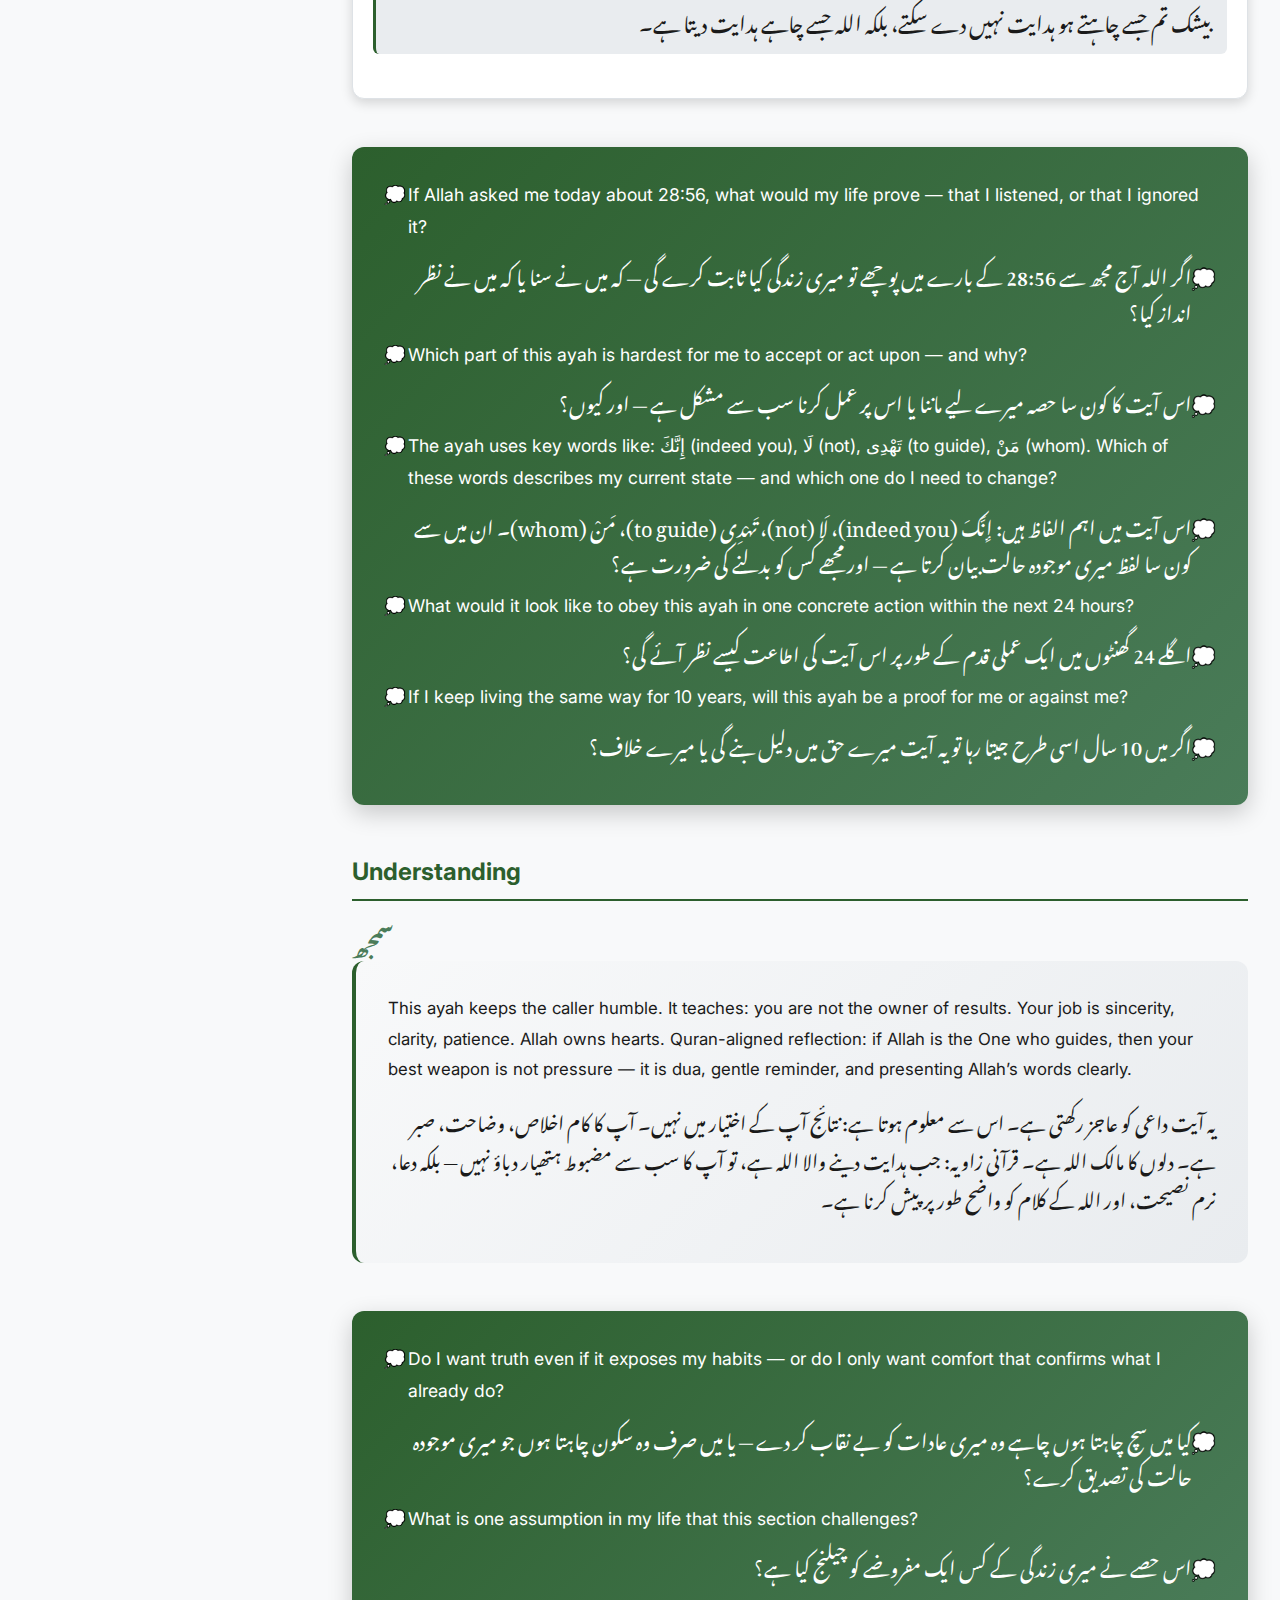
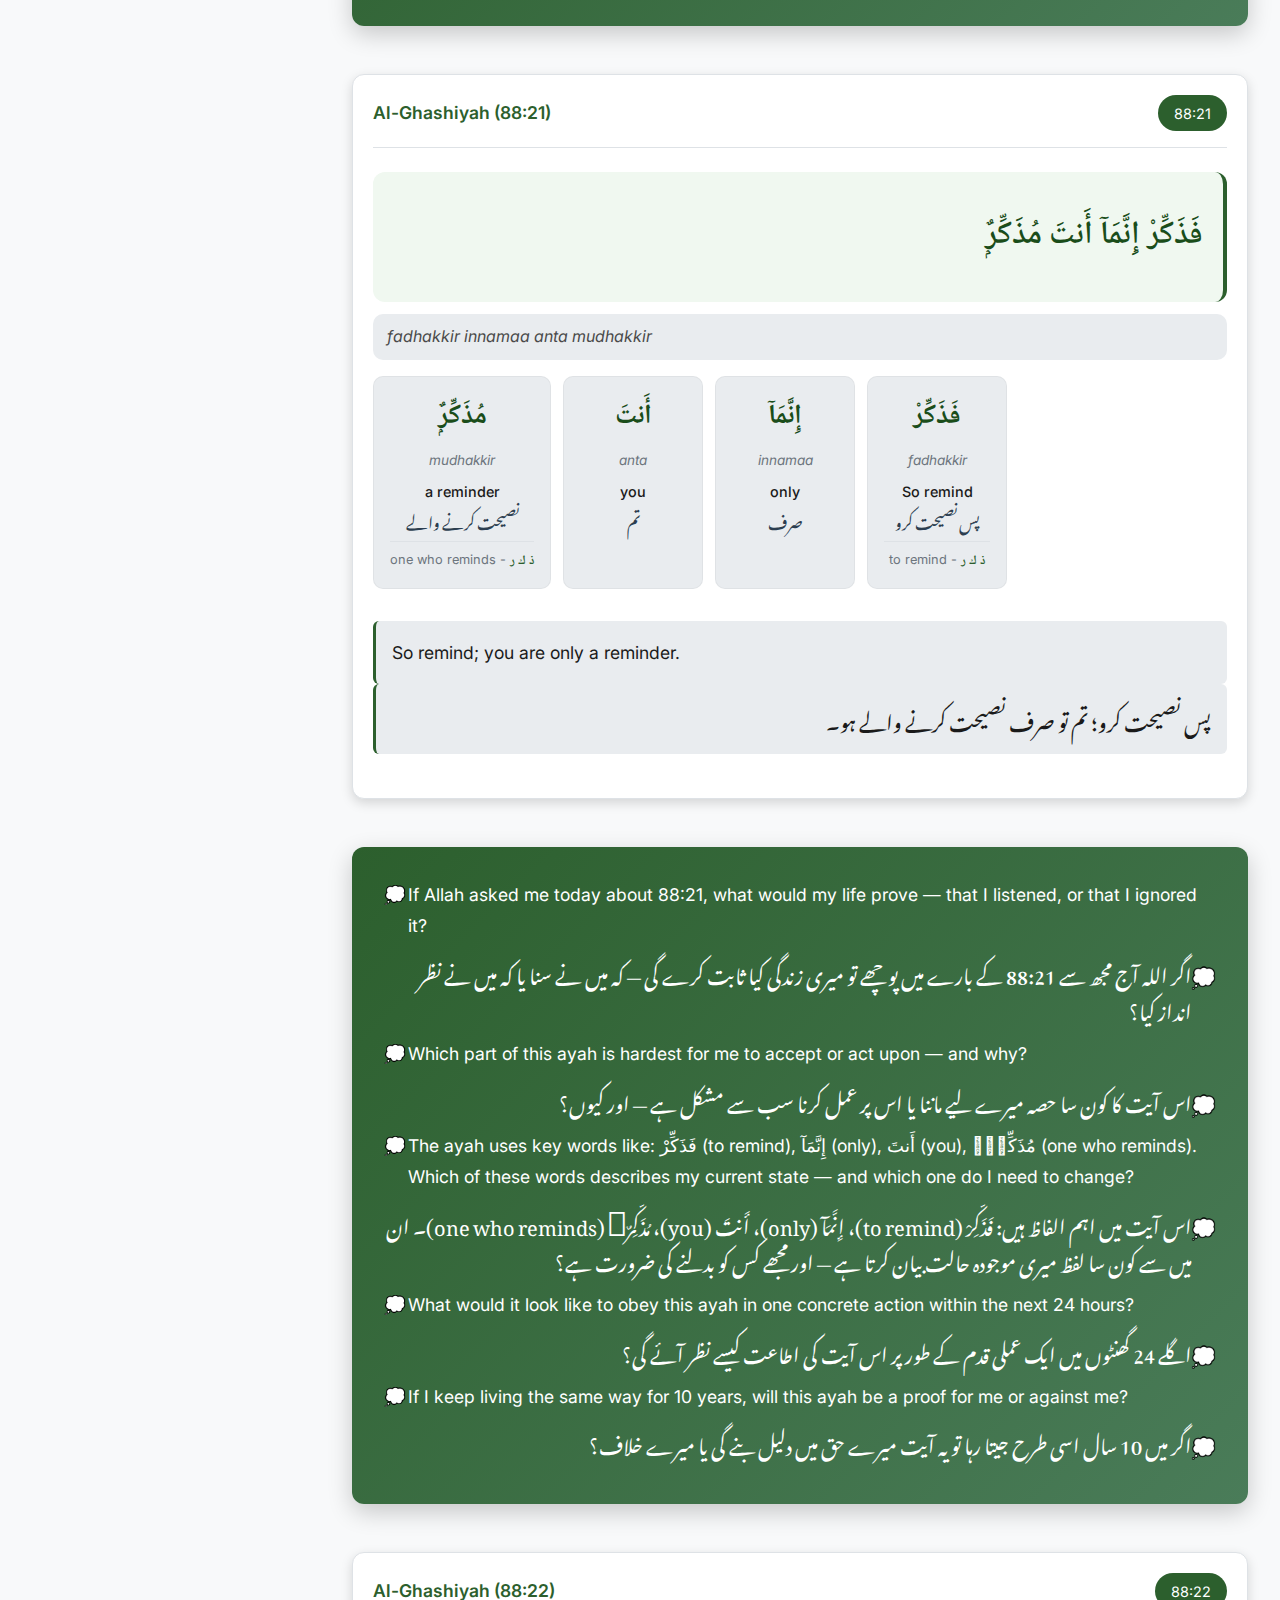
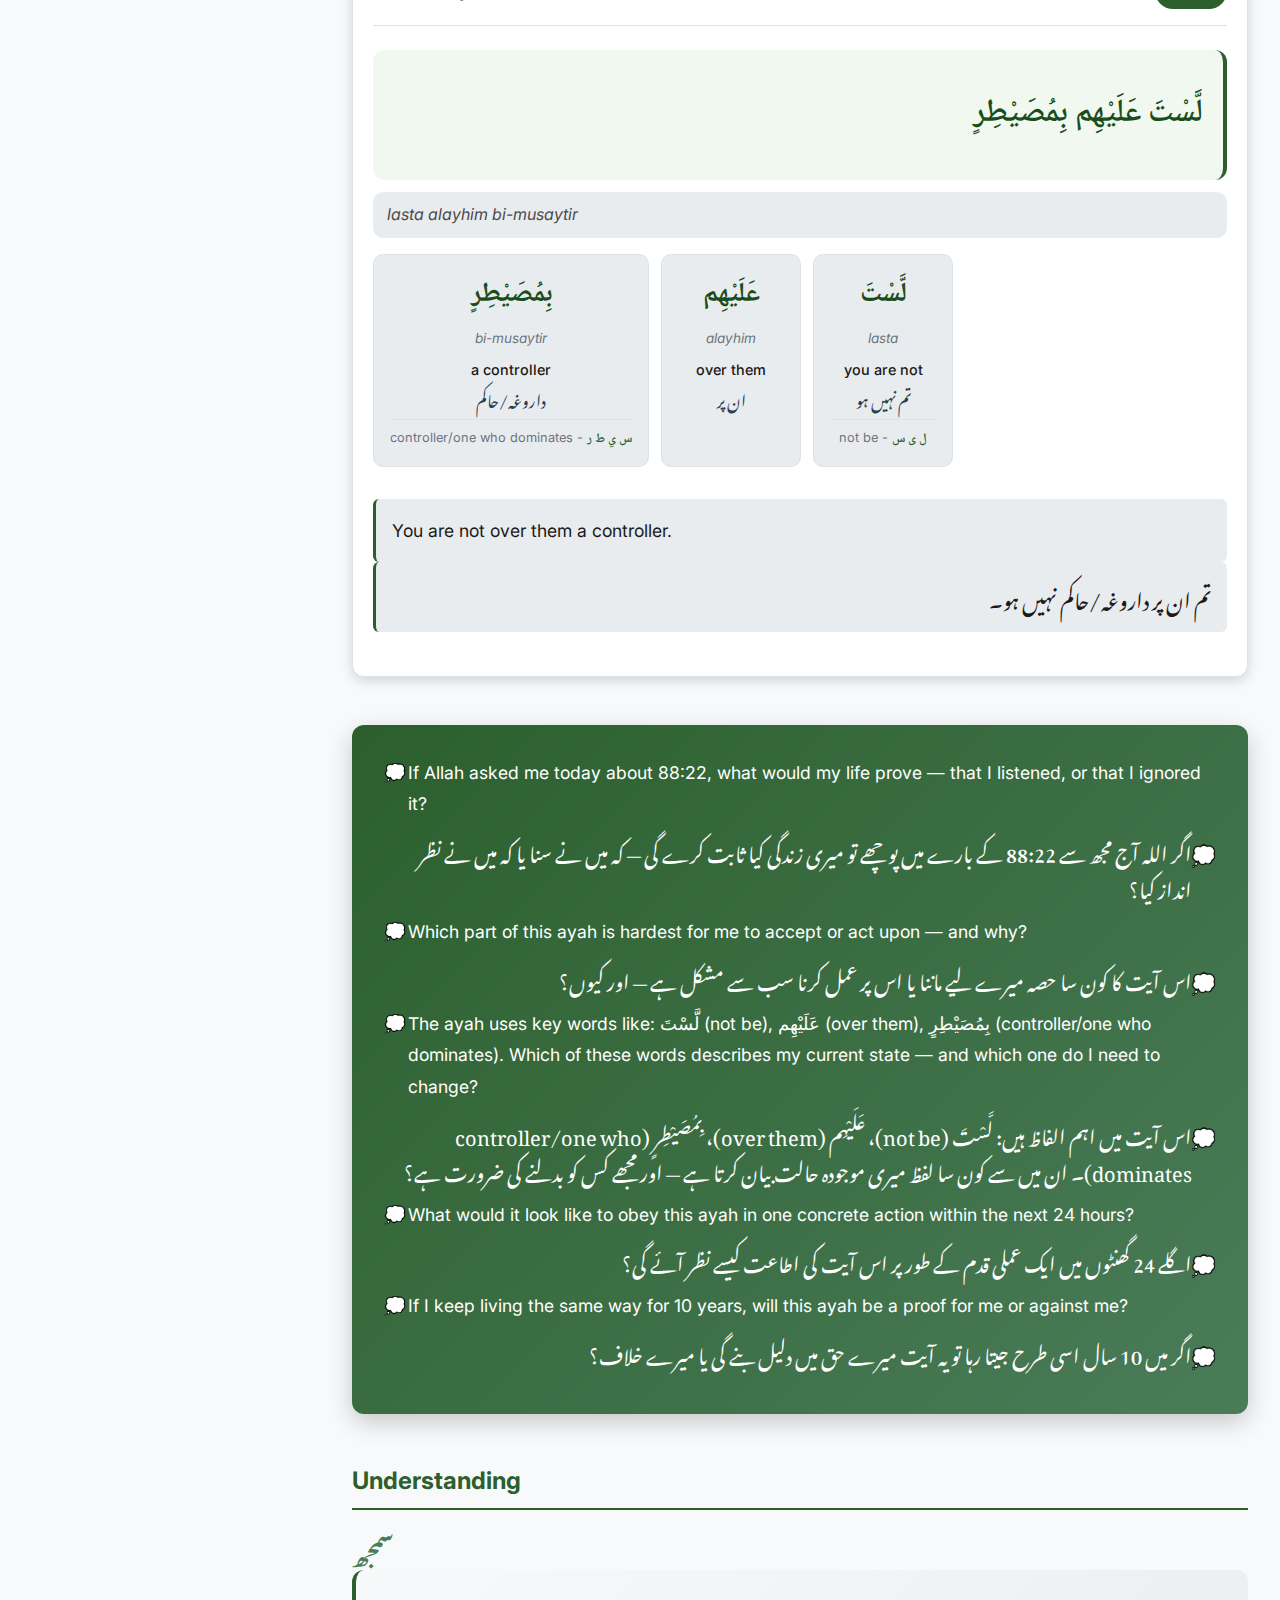
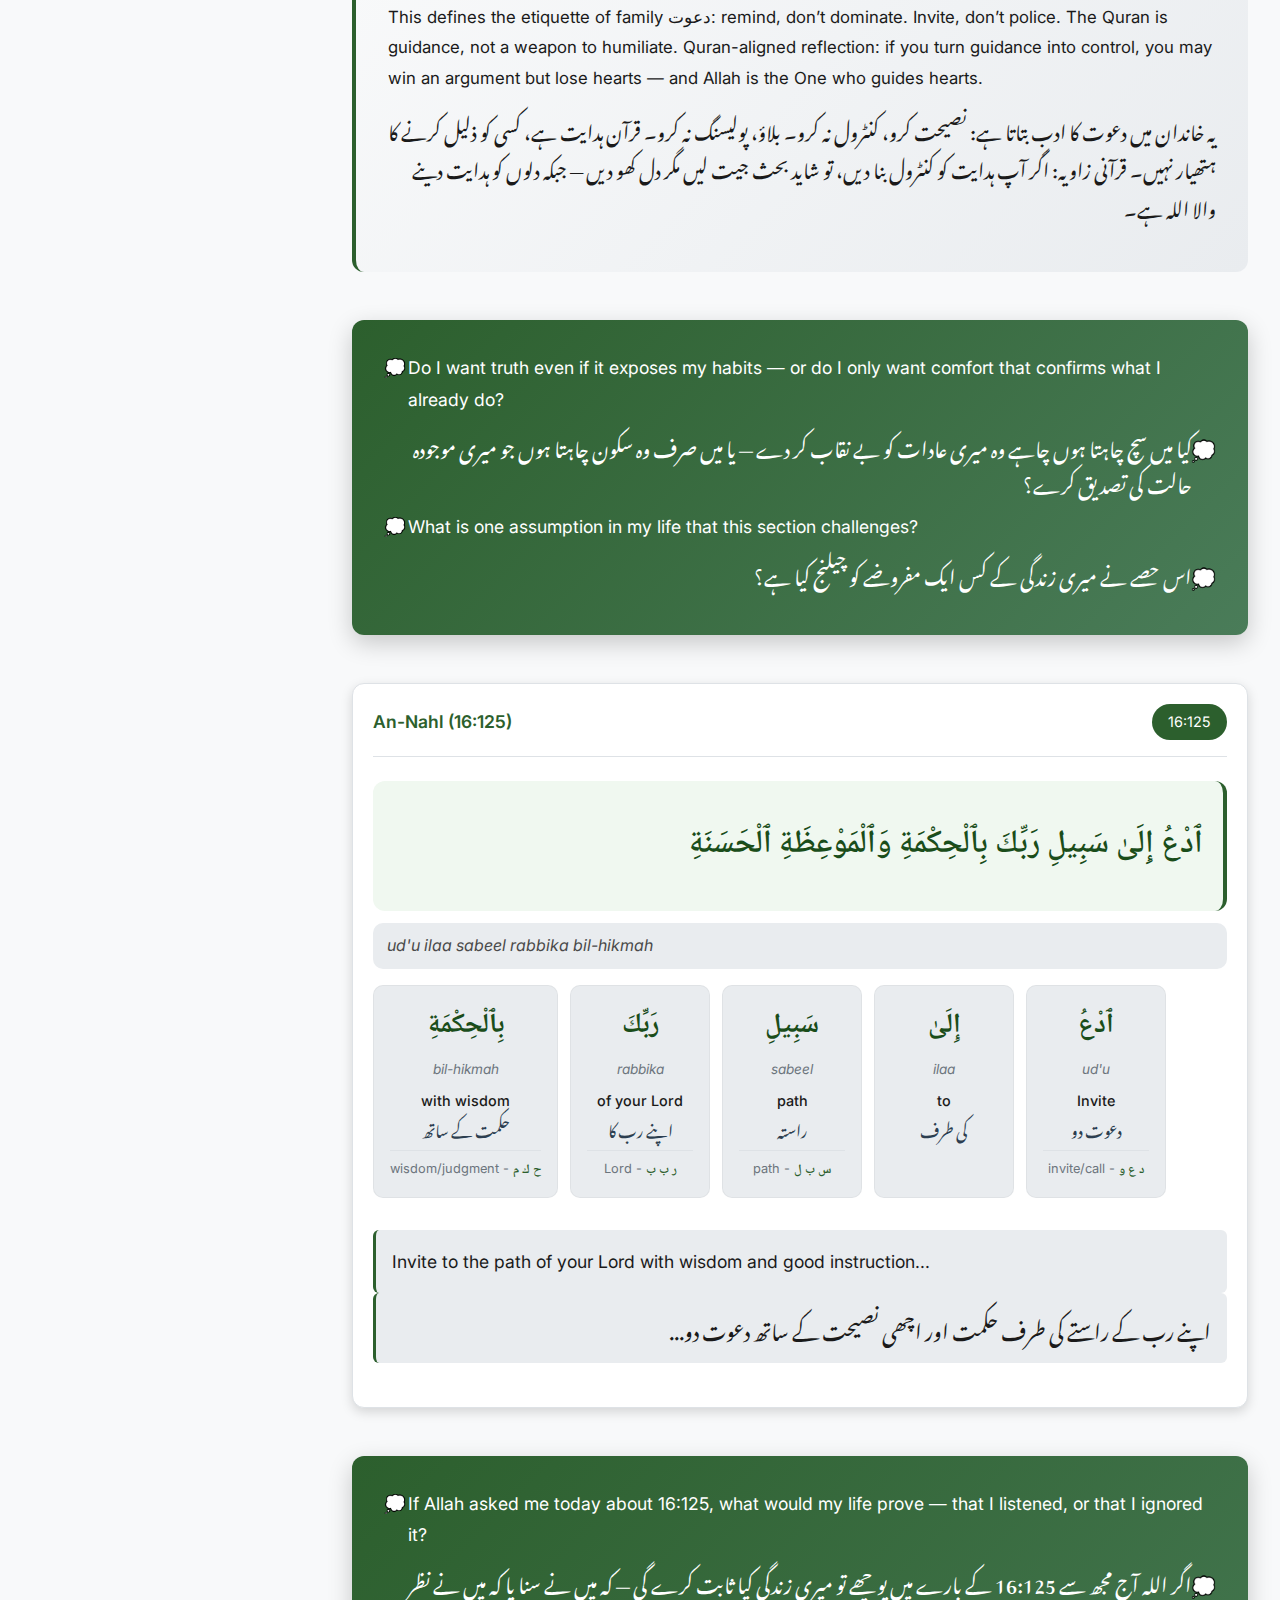
<file: quran/index.html>
<!DOCTYPE html>
<html lang="en" dir="ltr">
<head>
    <meta charset="UTF-8">
    <meta name="viewport" content="width=device-width, initial-scale=1.0">
    <title>Return to Quran - رجوع إلى القرآن</title>
    <link rel="stylesheet" href="styles.css">
    <link href="https://fonts.googleapis.com/css2?family=Noto+Nastaliq+Urdu:wght@400;700&family=Inter:wght@400;500;600;700&family=Noto+Naskh+Arabic:wght@400;600;700&family=Amiri+Quran&family=Scheherazade+New:wght@400;600;700&display=swap" rel="stylesheet">
</head>
<body>
    <div class="app-container">
        <!-- Side Navigation -->
        <nav class="sidebar" id="sidebar">
            <div class="sidebar-header">
                <h2>Return to Quran</h2>
                <p class="sidebar-subtitle">رجوع إلى القرآن</p>
                <p class="sidebar-subtitle-urdu">قرآن کی طرف واپسی</p>
            </div>
            
            <div class="search-container">
                <input type="text" id="searchInput" placeholder="Search ayahs, topics..." class="search-input">
            </div>

            <div class="misconceptions-list" id="misconceptionsList">
                <!-- Will be populated by JavaScript -->
            </div>

            <div class="sidebar-footer">
                <a href="planning.html" style="display: block; margin-bottom: 0.75rem; padding: 0.75rem; background: var(--accent-secondary); color: white; text-align: center; border-radius: 8px; text-decoration: none; font-weight: 600;">
                    📋 Content Planning
                </a>
                <button class="btn-secondary" id="toggleDarkMode">🌙 Dark Mode</button>
            </div>
        </nav>

        <!-- Main Content Area -->
        <main class="main-content" id="mainContent">
            <div class="content-header">
                <button class="menu-toggle" id="menuToggle">☰</button>
                <div class="header-controls">
                    <div class="language-toggle">
                        <button class="lang-btn active" data-lang="en">EN</button>
                        <button class="lang-btn" data-lang="ur">اردو</button>
                        <button class="lang-btn" data-lang="both">Both</button>
                    </div>
                    <button class="settings-btn" id="settingsBtn">⚙️</button>
                </div>
            </div>

            <!-- Settings Panel -->
            <div class="settings-panel hidden" id="settingsPanel">
                <div class="settings-header">
                    <h3>Display Settings</h3>
                    <button class="close-settings" id="closeSettings">✕</button>
                </div>
                <div class="settings-body">
                    <div class="setting-item">
                        <label class="setting-label">
                            <input type="checkbox" id="toggleTransliteration" checked>
                            <span>Show Transliteration</span>
                        </label>
                        <p class="setting-desc">Display Arabic pronunciation guide</p>
                    </div>
                    <div class="setting-item">
                        <label class="setting-label">
                            <input type="checkbox" id="toggleWBW" checked>
                            <span>Show Word-by-Word Analysis</span>
                        </label>
                        <p class="setting-desc">Display detailed word breakdown</p>
                    </div>
                    <div class="setting-item">
                        <label class="setting-label">
                            <input type="checkbox" id="toggleTranslation" checked>
                            <span>Show Full Translation</span>
                        </label>
                        <p class="setting-desc">Display verse translations</p>
                    </div>
                    <div class="setting-item">
                        <label class="setting-label">
                            <input type="checkbox" id="toggleRoots" checked>
                            <span>Show Arabic Roots</span>
                        </label>
                        <p class="setting-desc">Display root word meanings</p>
                    </div>

                    <div class="setting-item">
                        <label class="setting-label">
                            <input type="checkbox" id="toggleReflections" checked>
                            <span>Show Reflections</span>
                        </label>
                        <p class="setting-desc">Show the reflection questions after every section</p>
                    </div>
                </div>
            </div>

            <div class="content-body" id="contentBody">
                <!-- Content will be loaded here -->
            </div>

            <div class="content-footer">
                <button class="btn-nav" id="prevBtn">← Previous</button>
                <button class="btn-nav" id="nextBtn">Next →</button>
            </div>
        </main>
    </div>

    <script src="data.js"></script>
    <script src="app.js"></script>
</body>
</html>
</file>
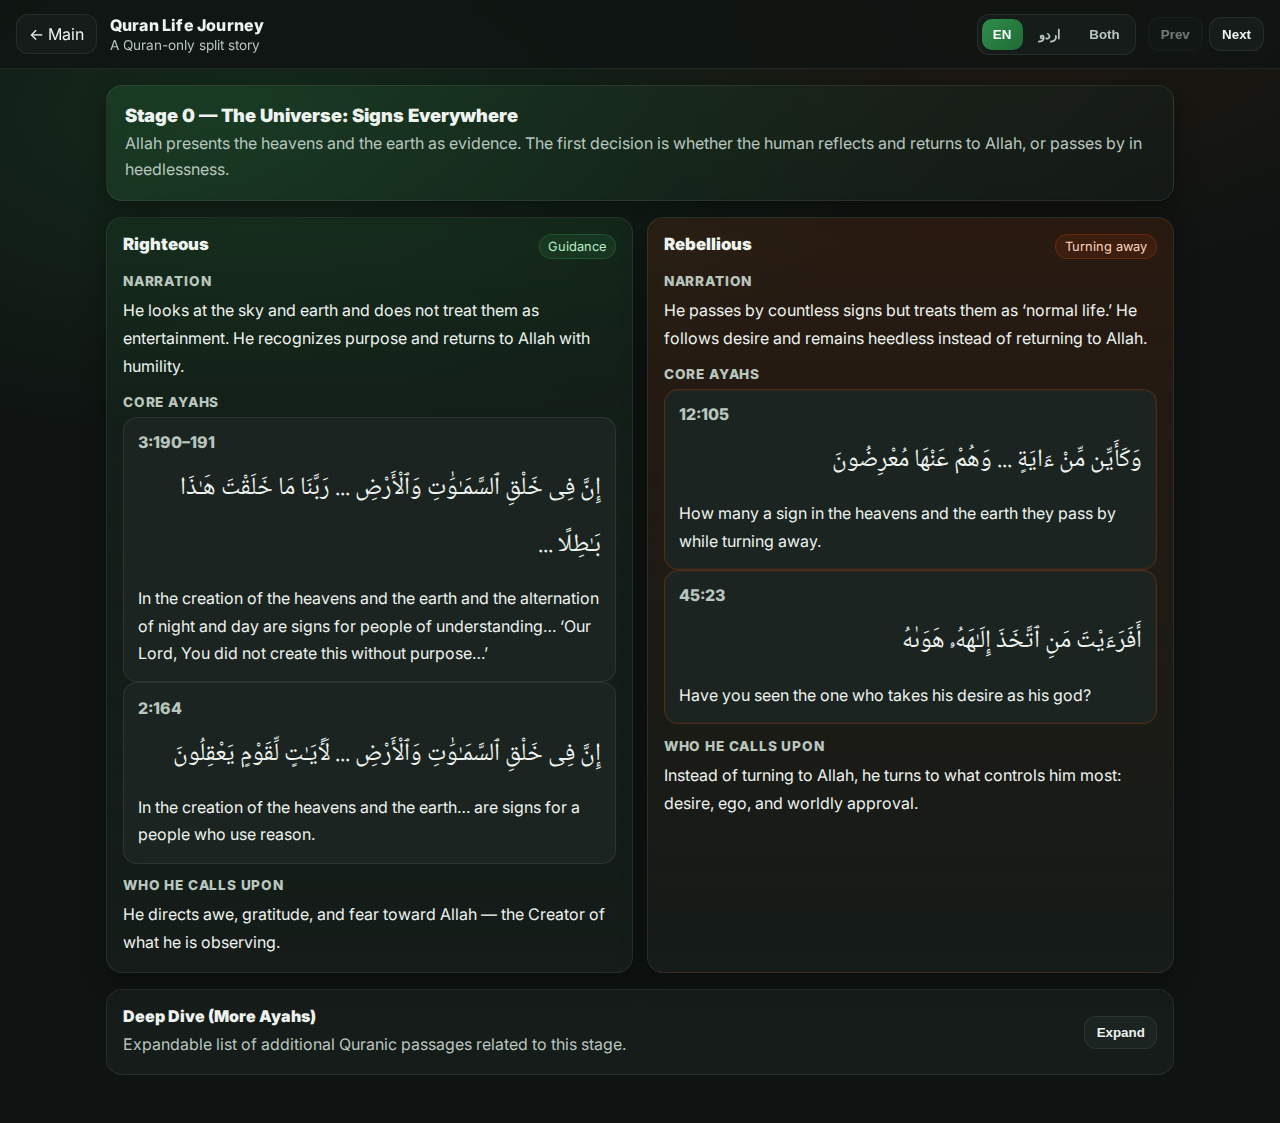
<file: story_life_journey/index.html>
<!DOCTYPE html>
<html lang="en" dir="ltr">
<head>
  <meta charset="UTF-8" />
  <meta name="viewport" content="width=device-width, initial-scale=1.0" />
  <title>Quran Life Journey (Split Story)</title>
  <link rel="stylesheet" href="styles.css" />
  <link href="https://fonts.googleapis.com/css2?family=Inter:wght@400;600;700&family=Noto+Nastaliq+Urdu:wght@400;700&family=Noto+Naskh+Arabic:wght@400;600;700&display=swap" rel="stylesheet">
</head>
<body>
  <header class="topbar">
    <div class="topbar-left">
      <a class="back" href="../index.html">← Main</a>
      <div class="brand">
        <div class="brand-title">Quran Life Journey</div>
        <div class="brand-sub">A Quran-only split story</div>
      </div>
    </div>

    <div class="topbar-right">
      <div class="lang-toggle" role="group" aria-label="Language">
        <button class="lang-btn active" data-lang="en">EN</button>
        <button class="lang-btn" data-lang="ur">اردو</button>
        <button class="lang-btn" data-lang="both">Both</button>
      </div>
      <div class="nav">
        <button id="prevStage" class="nav-btn" disabled>Prev</button>
        <button id="nextStage" class="nav-btn">Next</button>
      </div>
    </div>
  </header>

  <main class="container">
    <section class="stage-header" id="stageHeader"></section>

    <section class="split" id="split"></section>

    <section class="deepdive" id="deepDive"></section>
  </main>

  <script src="data.js"></script>
  <script src="app.js"></script>
</body>
</html>
</file>
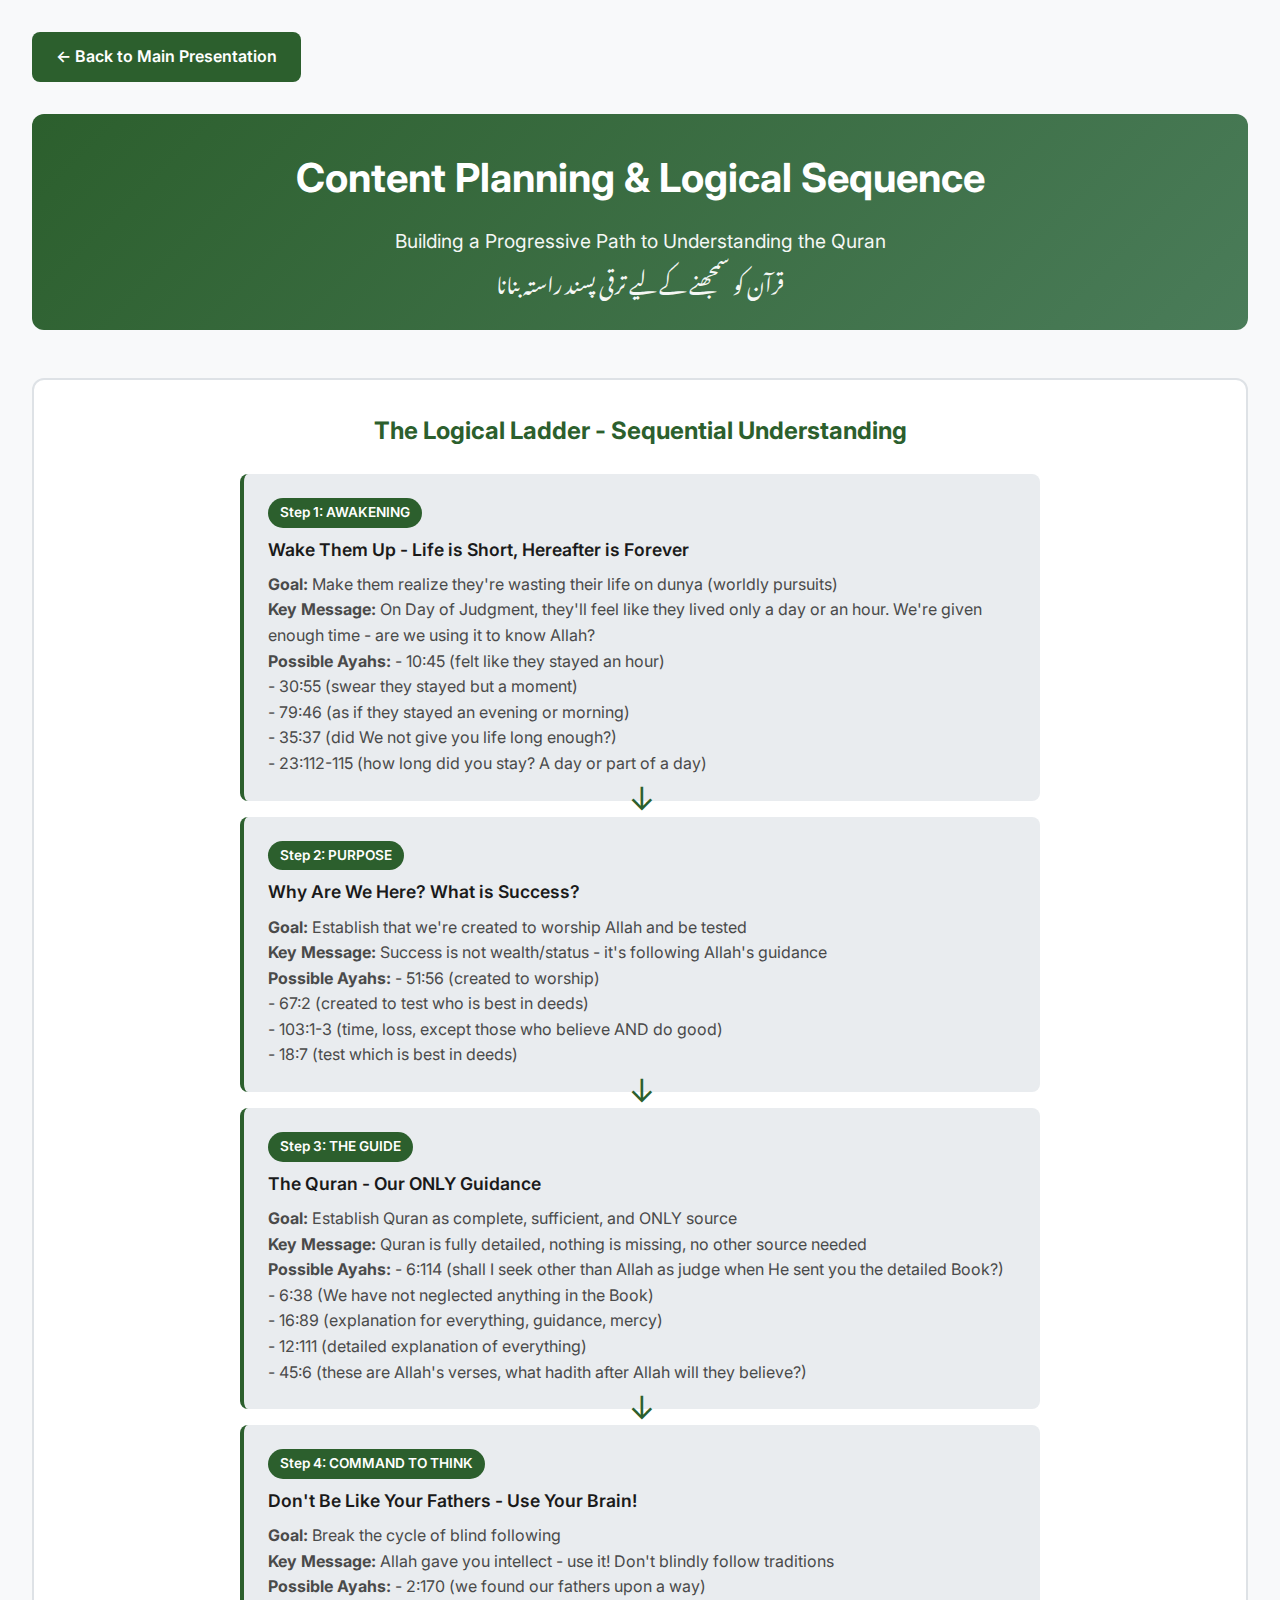
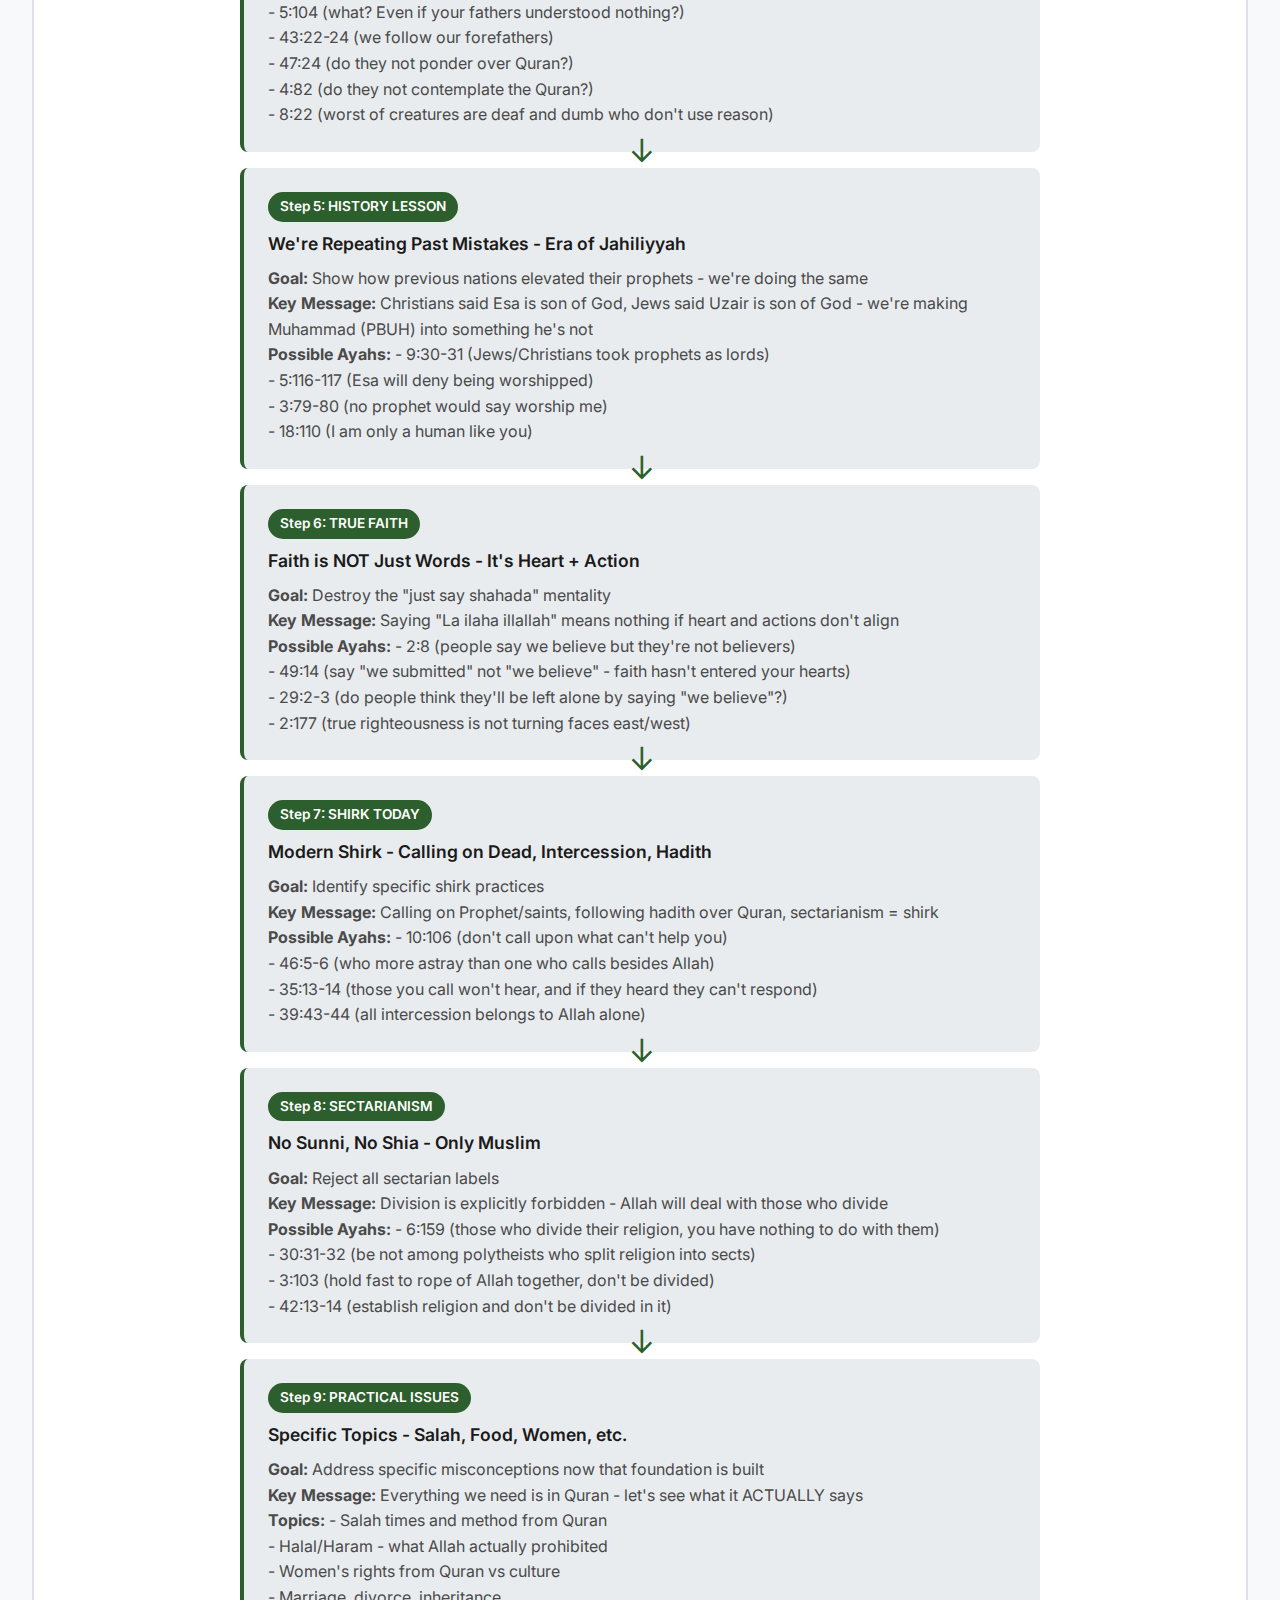
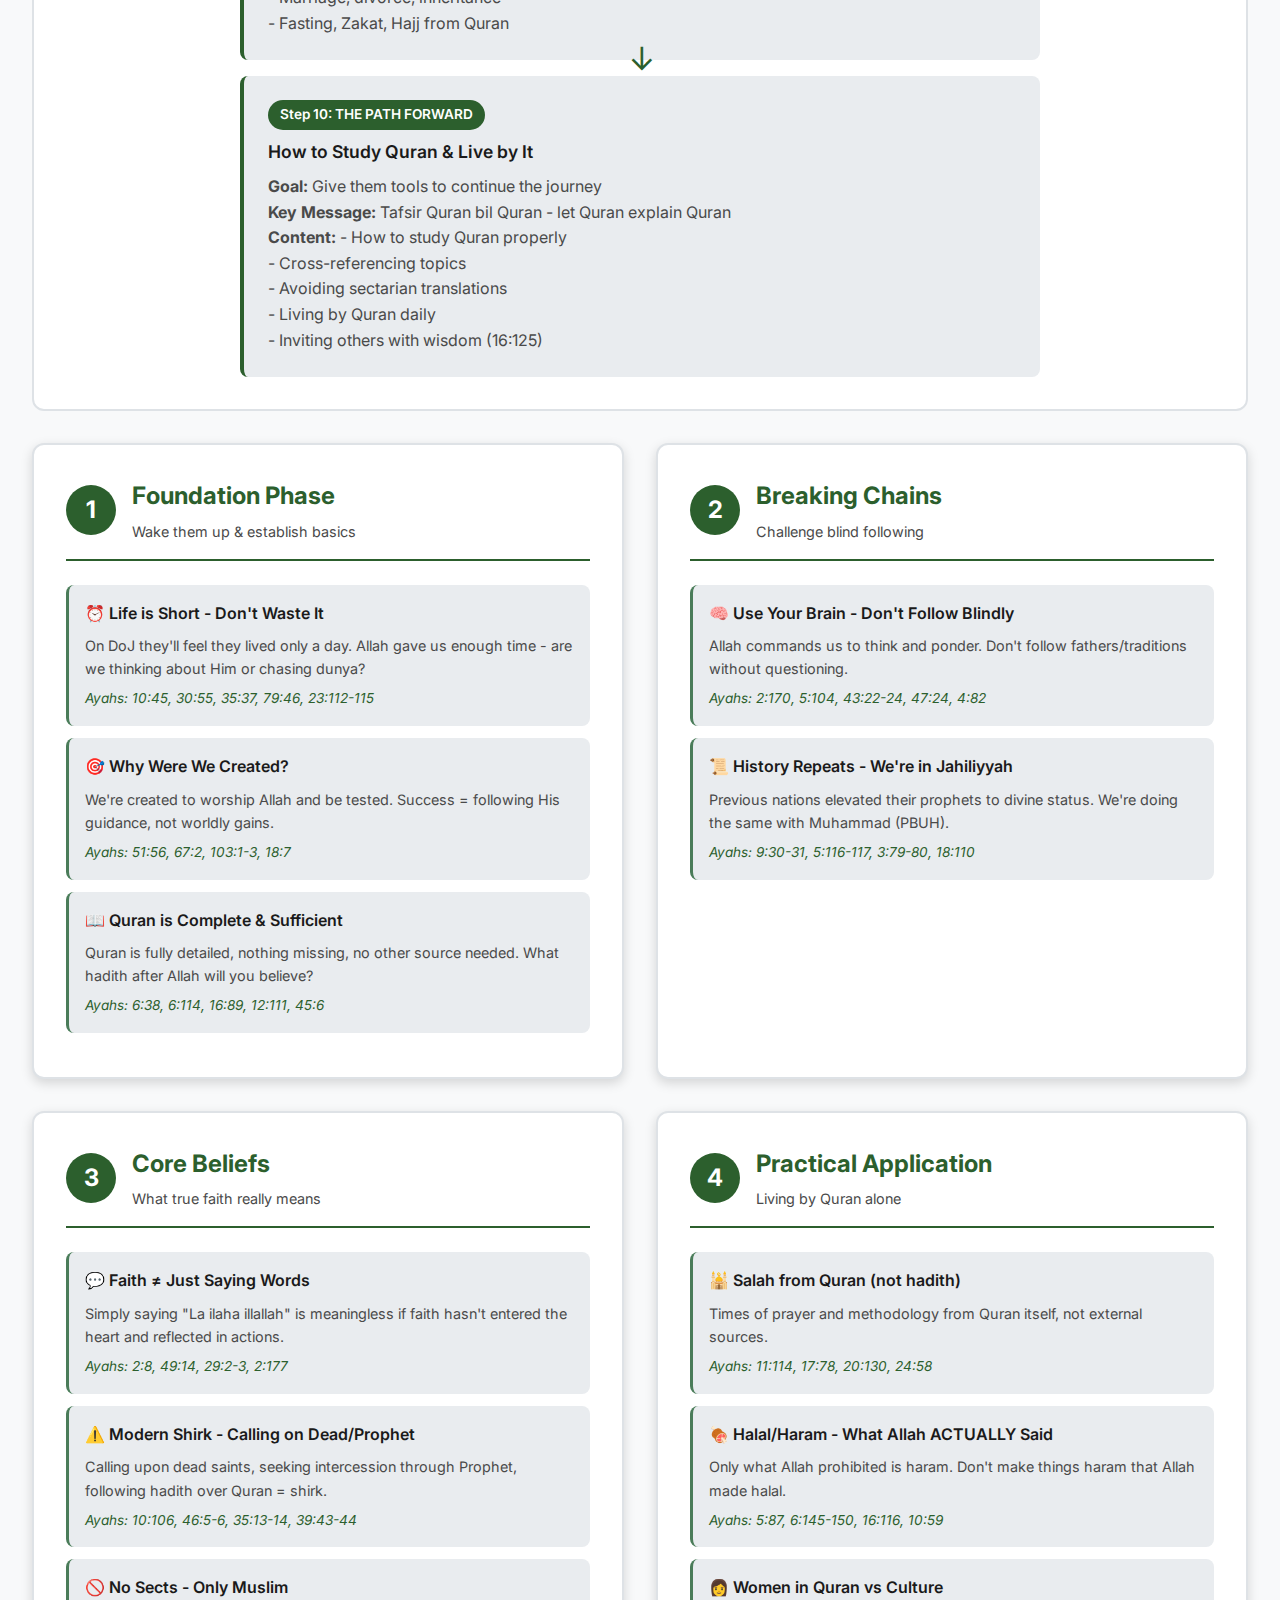
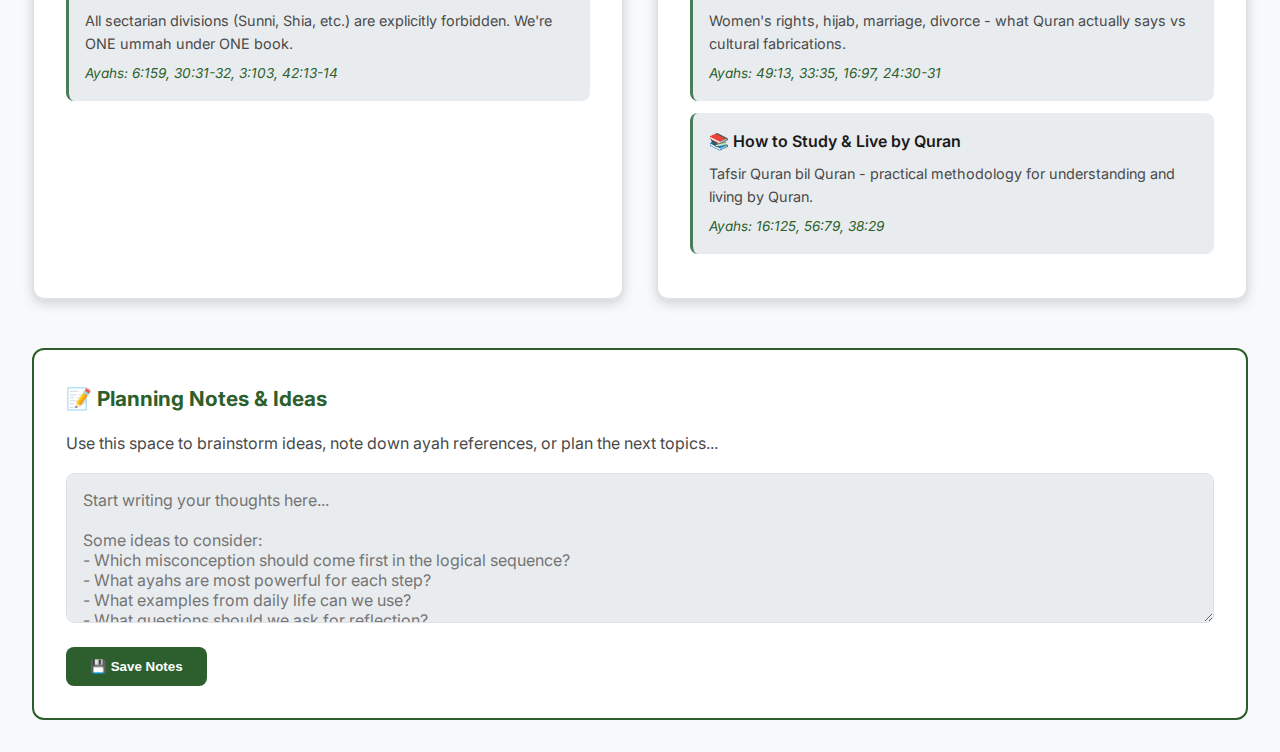
<file: planning.html>
<!DOCTYPE html>
<html lang="en" dir="ltr">
<head>
    <meta charset="UTF-8">
    <meta name="viewport" content="width=device-width, initial-scale=1.0">
    <title>Content Planning - Return to Quran</title>
    <link rel="stylesheet" href="styles.css">
    <link href="https://fonts.googleapis.com/css2?family=Amiri:wght@400;700&family=Noto+Nastaliq+Urdu:wght@400;700&family=Inter:wght@400;500;600;700&display=swap" rel="stylesheet">
    <style>
        .planning-container {
            max-width: 1400px;
            margin: 0 auto;
            padding: 2rem;
        }

        .planning-header {
            text-align: center;
            margin-bottom: 3rem;
            padding: 2rem;
            background: linear-gradient(135deg, var(--accent-primary), var(--accent-secondary));
            color: white;
            border-radius: 12px;
        }

        .planning-header h1 {
            font-size: 2.5rem;
            margin-bottom: 1rem;
        }

        .planning-header p {
            font-size: 1.2rem;
            opacity: 0.95;
        }

        .planning-grid {
            display: grid;
            grid-template-columns: 1fr 1fr;
            gap: 2rem;
            margin-bottom: 3rem;
        }

        .phase-card {
            background: var(--bg-secondary);
            border-radius: 12px;
            padding: 2rem;
            border: 2px solid var(--border-color);
            box-shadow: var(--shadow-md);
        }

        .phase-header {
            display: flex;
            align-items: center;
            gap: 1rem;
            margin-bottom: 1.5rem;
            padding-bottom: 1rem;
            border-bottom: 2px solid var(--accent-primary);
        }

        .phase-number {
            background: var(--accent-primary);
            color: white;
            width: 50px;
            height: 50px;
            border-radius: 50%;
            display: flex;
            align-items: center;
            justify-content: center;
            font-size: 1.5rem;
            font-weight: bold;
        }

        .phase-title {
            flex: 1;
        }

        .phase-title h2 {
            color: var(--accent-primary);
            font-size: 1.5rem;
            margin-bottom: 0.25rem;
        }

        .phase-title p {
            color: var(--text-secondary);
            font-size: 0.9rem;
        }

        .topic-list {
            list-style: none;
        }

        .topic-item {
            padding: 1rem;
            margin-bottom: 0.75rem;
            background: var(--bg-tertiary);
            border-radius: 8px;
            border-left: 3px solid var(--accent-secondary);
            cursor: pointer;
            transition: all 0.3s ease;
        }

        .topic-item:hover {
            transform: translateX(5px);
            border-left-color: var(--accent-primary);
            box-shadow: var(--shadow-md);
        }

        .topic-title {
            font-weight: 600;
            color: var(--text-primary);
            margin-bottom: 0.5rem;
        }

        .topic-description {
            font-size: 0.9rem;
            color: var(--text-secondary);
            line-height: 1.6;
        }

        .topic-ayahs {
            margin-top: 0.5rem;
            font-size: 0.85rem;
            color: var(--accent-primary);
            font-style: italic;
        }

        .notes-section {
            background: var(--bg-secondary);
            padding: 2rem;
            border-radius: 12px;
            border: 2px solid var(--accent-primary);
            margin-top: 2rem;
        }

        .notes-section h3 {
            color: var(--accent-primary);
            margin-bottom: 1rem;
            font-size: 1.3rem;
        }

        .notes-section textarea {
            width: 100%;
            min-height: 150px;
            padding: 1rem;
            border: 1px solid var(--border-color);
            border-radius: 8px;
            font-family: var(--font-english);
            font-size: 1rem;
            background: var(--bg-tertiary);
            color: var(--text-primary);
            resize: vertical;
        }

        .notes-section textarea:focus {
            outline: none;
            border-color: var(--accent-primary);
            box-shadow: 0 0 0 3px rgba(44, 95, 45, 0.1);
        }

        .flow-diagram {
            background: var(--bg-secondary);
            padding: 2rem;
            border-radius: 12px;
            margin-bottom: 2rem;
            border: 2px solid var(--border-color);
        }

        .flow-diagram h3 {
            color: var(--accent-primary);
            margin-bottom: 1.5rem;
            text-align: center;
            font-size: 1.5rem;
        }

        .flow-steps {
            display: flex;
            flex-direction: column;
            gap: 1rem;
            max-width: 800px;
            margin: 0 auto;
        }

        .flow-step {
            background: var(--bg-tertiary);
            padding: 1.5rem;
            border-radius: 8px;
            border-left: 4px solid var(--accent-primary);
            position: relative;
        }

        .flow-step::after {
            content: '↓';
            position: absolute;
            bottom: -1.5rem;
            left: 50%;
            transform: translateX(-50%);
            font-size: 2rem;
            color: var(--accent-primary);
        }

        .flow-step:last-child::after {
            content: '';
        }

        .flow-step-number {
            background: var(--accent-primary);
            color: white;
            padding: 0.25rem 0.75rem;
            border-radius: 20px;
            font-size: 0.85rem;
            font-weight: 600;
            display: inline-block;
            margin-bottom: 0.5rem;
        }

        .flow-step-title {
            font-weight: 600;
            color: var(--text-primary);
            margin-bottom: 0.5rem;
            font-size: 1.1rem;
        }

        .flow-step-desc {
            color: var(--text-secondary);
            line-height: 1.6;
        }

        .back-button {
            display: inline-block;
            padding: 0.75rem 1.5rem;
            background: var(--accent-primary);
            color: white;
            text-decoration: none;
            border-radius: 8px;
            font-weight: 600;
            margin-bottom: 2rem;
            transition: all 0.3s ease;
        }

        .back-button:hover {
            background: var(--accent-secondary);
            transform: translateY(-2px);
            box-shadow: var(--shadow-md);
        }

        @media (max-width: 968px) {
            .planning-grid {
                grid-template-columns: 1fr;
            }

            .planning-header h1 {
                font-size: 1.8rem;
            }

            .flow-steps {
                padding: 0 1rem;
            }
        }
    </style>
</head>
<body>
    <div class="planning-container">
        <a href="index.html" class="back-button">← Back to Main Presentation</a>

        <div class="planning-header">
            <h1>Content Planning & Logical Sequence</h1>
            <p>Building a Progressive Path to Understanding the Quran</p>
            <p style="font-family: var(--font-urdu); font-size: 1.3rem; margin-top: 0.5rem;">
                قرآن کو سمجھنے کے لیے ترقی پسند راستہ بنانا
            </p>
        </div>

        <div class="flow-diagram">
            <h3>The Logical Ladder - Sequential Understanding</h3>
            <div class="flow-steps">
                <div class="flow-step">
                    <span class="flow-step-number">Step 1: AWAKENING</span>
                    <div class="flow-step-title">Wake Them Up - Life is Short, Hereafter is Forever</div>
                    <div class="flow-step-desc">
                        <strong>Goal:</strong> Make them realize they're wasting their life on dunya (worldly pursuits)<br>
                        <strong>Key Message:</strong> On Day of Judgment, they'll feel like they lived only a day or an hour. We're given enough time - are we using it to know Allah?<br>
                        <strong>Possible Ayahs:</strong> 
                        - 10:45 (felt like they stayed an hour)<br>
                        - 30:55 (swear they stayed but a moment)<br>
                        - 79:46 (as if they stayed an evening or morning)<br>
                        - 35:37 (did We not give you life long enough?)<br>
                        - 23:112-115 (how long did you stay? A day or part of a day)
                    </div>
                </div>

                <div class="flow-step">
                    <span class="flow-step-number">Step 2: PURPOSE</span>
                    <div class="flow-step-title">Why Are We Here? What is Success?</div>
                    <div class="flow-step-desc">
                        <strong>Goal:</strong> Establish that we're created to worship Allah and be tested<br>
                        <strong>Key Message:</strong> Success is not wealth/status - it's following Allah's guidance<br>
                        <strong>Possible Ayahs:</strong>
                        - 51:56 (created to worship)<br>
                        - 67:2 (created to test who is best in deeds)<br>
                        - 103:1-3 (time, loss, except those who believe AND do good)<br>
                        - 18:7 (test which is best in deeds)
                    </div>
                </div>

                <div class="flow-step">
                    <span class="flow-step-number">Step 3: THE GUIDE</span>
                    <div class="flow-step-title">The Quran - Our ONLY Guidance</div>
                    <div class="flow-step-desc">
                        <strong>Goal:</strong> Establish Quran as complete, sufficient, and ONLY source<br>
                        <strong>Key Message:</strong> Quran is fully detailed, nothing is missing, no other source needed<br>
                        <strong>Possible Ayahs:</strong>
                        - 6:114 (shall I seek other than Allah as judge when He sent you the detailed Book?)<br>
                        - 6:38 (We have not neglected anything in the Book)<br>
                        - 16:89 (explanation for everything, guidance, mercy)<br>
                        - 12:111 (detailed explanation of everything)<br>
                        - 45:6 (these are Allah's verses, what hadith after Allah will they believe?)
                    </div>
                </div>

                <div class="flow-step">
                    <span class="flow-step-number">Step 4: COMMAND TO THINK</span>
                    <div class="flow-step-title">Don't Be Like Your Fathers - Use Your Brain!</div>
                    <div class="flow-step-desc">
                        <strong>Goal:</strong> Break the cycle of blind following<br>
                        <strong>Key Message:</strong> Allah gave you intellect - use it! Don't blindly follow traditions<br>
                        <strong>Possible Ayahs:</strong>
                        - 2:170 (we found our fathers upon a way)<br>
                        - 5:104 (what? Even if your fathers understood nothing?)<br>
                        - 43:22-24 (we follow our forefathers)<br>
                        - 47:24 (do they not ponder over Quran?)<br>
                        - 4:82 (do they not contemplate the Quran?)<br>
                        - 8:22 (worst of creatures are deaf and dumb who don't use reason)
                    </div>
                </div>

                <div class="flow-step">
                    <span class="flow-step-number">Step 5: HISTORY LESSON</span>
                    <div class="flow-step-title">We're Repeating Past Mistakes - Era of Jahiliyyah</div>
                    <div class="flow-step-desc">
                        <strong>Goal:</strong> Show how previous nations elevated their prophets - we're doing the same<br>
                        <strong>Key Message:</strong> Christians said Esa is son of God, Jews said Uzair is son of God - we're making Muhammad (PBUH) into something he's not<br>
                        <strong>Possible Ayahs:</strong>
                        - 9:30-31 (Jews/Christians took prophets as lords)<br>
                        - 5:116-117 (Esa will deny being worshipped)<br>
                        - 3:79-80 (no prophet would say worship me)<br>
                        - 18:110 (I am only a human like you)
                    </div>
                </div>

                <div class="flow-step">
                    <span class="flow-step-number">Step 6: TRUE FAITH</span>
                    <div class="flow-step-title">Faith is NOT Just Words - It's Heart + Action</div>
                    <div class="flow-step-desc">
                        <strong>Goal:</strong> Destroy the "just say shahada" mentality<br>
                        <strong>Key Message:</strong> Saying "La ilaha illallah" means nothing if heart and actions don't align<br>
                        <strong>Possible Ayahs:</strong>
                        - 2:8 (people say we believe but they're not believers)<br>
                        - 49:14 (say "we submitted" not "we believe" - faith hasn't entered your hearts)<br>
                        - 29:2-3 (do people think they'll be left alone by saying "we believe"?)<br>
                        - 2:177 (true righteousness is not turning faces east/west)
                    </div>
                </div>

                <div class="flow-step">
                    <span class="flow-step-number">Step 7: SHIRK TODAY</span>
                    <div class="flow-step-title">Modern Shirk - Calling on Dead, Intercession, Hadith</div>
                    <div class="flow-step-desc">
                        <strong>Goal:</strong> Identify specific shirk practices<br>
                        <strong>Key Message:</strong> Calling on Prophet/saints, following hadith over Quran, sectarianism = shirk<br>
                        <strong>Possible Ayahs:</strong>
                        - 10:106 (don't call upon what can't help you)<br>
                        - 46:5-6 (who more astray than one who calls besides Allah)<br>
                        - 35:13-14 (those you call won't hear, and if they heard they can't respond)<br>
                        - 39:43-44 (all intercession belongs to Allah alone)
                    </div>
                </div>

                <div class="flow-step">
                    <span class="flow-step-number">Step 8: SECTARIANISM</span>
                    <div class="flow-step-title">No Sunni, No Shia - Only Muslim</div>
                    <div class="flow-step-desc">
                        <strong>Goal:</strong> Reject all sectarian labels<br>
                        <strong>Key Message:</strong> Division is explicitly forbidden - Allah will deal with those who divide<br>
                        <strong>Possible Ayahs:</strong>
                        - 6:159 (those who divide their religion, you have nothing to do with them)<br>
                        - 30:31-32 (be not among polytheists who split religion into sects)<br>
                        - 3:103 (hold fast to rope of Allah together, don't be divided)<br>
                        - 42:13-14 (establish religion and don't be divided in it)
                    </div>
                </div>

                <div class="flow-step">
                    <span class="flow-step-number">Step 9: PRACTICAL ISSUES</span>
                    <div class="flow-step-title">Specific Topics - Salah, Food, Women, etc.</div>
                    <div class="flow-step-desc">
                        <strong>Goal:</strong> Address specific misconceptions now that foundation is built<br>
                        <strong>Key Message:</strong> Everything we need is in Quran - let's see what it ACTUALLY says<br>
                        <strong>Topics:</strong>
                        - Salah times and method from Quran<br>
                        - Halal/Haram - what Allah actually prohibited<br>
                        - Women's rights from Quran vs culture<br>
                        - Marriage, divorce, inheritance<br>
                        - Fasting, Zakat, Hajj from Quran
                    </div>
                </div>

                <div class="flow-step">
                    <span class="flow-step-number">Step 10: THE PATH FORWARD</span>
                    <div class="flow-step-title">How to Study Quran & Live by It</div>
                    <div class="flow-step-desc">
                        <strong>Goal:</strong> Give them tools to continue the journey<br>
                        <strong>Key Message:</strong> Tafsir Quran bil Quran - let Quran explain Quran<br>
                        <strong>Content:</strong>
                        - How to study Quran properly<br>
                        - Cross-referencing topics<br>
                        - Avoiding sectarian translations<br>
                        - Living by Quran daily<br>
                        - Inviting others with wisdom (16:125)
                    </div>
                </div>
            </div>
        </div>

        <div class="planning-grid">
            <div class="phase-card">
                <div class="phase-header">
                    <div class="phase-number">1</div>
                    <div class="phase-title">
                        <h2>Foundation Phase</h2>
                        <p>Wake them up & establish basics</p>
                    </div>
                </div>
                <ul class="topic-list">
                    <li class="topic-item">
                        <div class="topic-title">⏰ Life is Short - Don't Waste It</div>
                        <div class="topic-description">
                            On DoJ they'll feel they lived only a day. Allah gave us enough time - are we thinking about Him or chasing dunya?
                        </div>
                        <div class="topic-ayahs">Ayahs: 10:45, 30:55, 35:37, 79:46, 23:112-115</div>
                    </li>
                    <li class="topic-item">
                        <div class="topic-title">🎯 Why Were We Created?</div>
                        <div class="topic-description">
                            We're created to worship Allah and be tested. Success = following His guidance, not worldly gains.
                        </div>
                        <div class="topic-ayahs">Ayahs: 51:56, 67:2, 103:1-3, 18:7</div>
                    </li>
                    <li class="topic-item">
                        <div class="topic-title">📖 Quran is Complete & Sufficient</div>
                        <div class="topic-description">
                            Quran is fully detailed, nothing missing, no other source needed. What hadith after Allah will you believe?
                        </div>
                        <div class="topic-ayahs">Ayahs: 6:38, 6:114, 16:89, 12:111, 45:6</div>
                    </li>
                </ul>
            </div>

            <div class="phase-card">
                <div class="phase-header">
                    <div class="phase-number">2</div>
                    <div class="phase-title">
                        <h2>Breaking Chains</h2>
                        <p>Challenge blind following</p>
                    </div>
                </div>
                <ul class="topic-list">
                    <li class="topic-item">
                        <div class="topic-title">🧠 Use Your Brain - Don't Follow Blindly</div>
                        <div class="topic-description">
                            Allah commands us to think and ponder. Don't follow fathers/traditions without questioning.
                        </div>
                        <div class="topic-ayahs">Ayahs: 2:170, 5:104, 43:22-24, 47:24, 4:82</div>
                    </li>
                    <li class="topic-item">
                        <div class="topic-title">📜 History Repeats - We're in Jahiliyyah</div>
                        <div class="topic-description">
                            Previous nations elevated their prophets to divine status. We're doing the same with Muhammad (PBUH).
                        </div>
                        <div class="topic-ayahs">Ayahs: 9:30-31, 5:116-117, 3:79-80, 18:110</div>
                    </li>
                </ul>
            </div>

            <div class="phase-card">
                <div class="phase-header">
                    <div class="phase-number">3</div>
                    <div class="phase-title">
                        <h2>Core Beliefs</h2>
                        <p>What true faith really means</p>
                    </div>
                </div>
                <ul class="topic-list">
                    <li class="topic-item">
                        <div class="topic-title">💬 Faith ≠ Just Saying Words</div>
                        <div class="topic-description">
                            Simply saying "La ilaha illallah" is meaningless if faith hasn't entered the heart and reflected in actions.
                        </div>
                        <div class="topic-ayahs">Ayahs: 2:8, 49:14, 29:2-3, 2:177</div>
                    </li>
                    <li class="topic-item">
                        <div class="topic-title">⚠️ Modern Shirk - Calling on Dead/Prophet</div>
                        <div class="topic-description">
                            Calling upon dead saints, seeking intercession through Prophet, following hadith over Quran = shirk.
                        </div>
                        <div class="topic-ayahs">Ayahs: 10:106, 46:5-6, 35:13-14, 39:43-44</div>
                    </li>
                    <li class="topic-item">
                        <div class="topic-title">🚫 No Sects - Only Muslim</div>
                        <div class="topic-description">
                            All sectarian divisions (Sunni, Shia, etc.) are explicitly forbidden. We're ONE ummah under ONE book.
                        </div>
                        <div class="topic-ayahs">Ayahs: 6:159, 30:31-32, 3:103, 42:13-14</div>
                    </li>
                </ul>
            </div>

            <div class="phase-card">
                <div class="phase-header">
                    <div class="phase-number">4</div>
                    <div class="phase-title">
                        <h2>Practical Application</h2>
                        <p>Living by Quran alone</p>
                    </div>
                </div>
                <ul class="topic-list">
                    <li class="topic-item">
                        <div class="topic-title">🕌 Salah from Quran (not hadith)</div>
                        <div class="topic-description">
                            Times of prayer and methodology from Quran itself, not external sources.
                        </div>
                        <div class="topic-ayahs">Ayahs: 11:114, 17:78, 20:130, 24:58</div>
                    </li>
                    <li class="topic-item">
                        <div class="topic-title">🍖 Halal/Haram - What Allah ACTUALLY Said</div>
                        <div class="topic-description">
                            Only what Allah prohibited is haram. Don't make things haram that Allah made halal.
                        </div>
                        <div class="topic-ayahs">Ayahs: 5:87, 6:145-150, 16:116, 10:59</div>
                    </li>
                    <li class="topic-item">
                        <div class="topic-title">👩 Women in Quran vs Culture</div>
                        <div class="topic-description">
                            Women's rights, hijab, marriage, divorce - what Quran actually says vs cultural fabrications.
                        </div>
                        <div class="topic-ayahs">Ayahs: 49:13, 33:35, 16:97, 24:30-31</div>
                    </li>
                    <li class="topic-item">
                        <div class="topic-title">📚 How to Study & Live by Quran</div>
                        <div class="topic-description">
                            Tafsir Quran bil Quran - practical methodology for understanding and living by Quran.
                        </div>
                        <div class="topic-ayahs">Ayahs: 16:125, 56:79, 38:29</div>
                    </li>
                </ul>
            </div>
        </div>

        <div class="notes-section">
            <h3>📝 Planning Notes & Ideas</h3>
            <p style="margin-bottom: 1rem; color: var(--text-secondary);">
                Use this space to brainstorm ideas, note down ayah references, or plan the next topics...
            </p>
            <textarea id="planningNotes" placeholder="Start writing your thoughts here...

Some ideas to consider:
- Which misconception should come first in the logical sequence?
- What ayahs are most powerful for each step?
- What examples from daily life can we use?
- What questions should we ask for reflection?
- How can we make this accessible for family members at different levels?

Remember: Build like a ladder - each step must support the next!"></textarea>
            <button onclick="saveNotes()" style="margin-top: 1rem; padding: 0.75rem 1.5rem; background: var(--accent-primary); color: white; border: none; border-radius: 8px; cursor: pointer; font-weight: 600;">
                💾 Save Notes
            </button>
        </div>
    </div>

    <script>
        // Load saved notes
        document.addEventListener('DOMContentLoaded', () => {
            const savedNotes = localStorage.getItem('planningNotes');
            if (savedNotes) {
                document.getElementById('planningNotes').value = savedNotes;
            }
        });

        function saveNotes() {
            const notes = document.getElementById('planningNotes').value;
            localStorage.setItem('planningNotes', notes);
            alert('Notes saved! ✅');
        }

        // Auto-save every 30 seconds
        setInterval(() => {
            const notes = document.getElementById('planningNotes').value;
            if (notes.trim()) {
                localStorage.setItem('planningNotes', notes);
            }
        }, 30000);
    </script>
</body>
</html>
</file>
<file: styles.css>
/* ==================== ROOT VARIABLES ==================== */
:root {
    /* Light Mode Colors */
    --bg-primary: #f8f9fa;
    --bg-secondary: #ffffff;
    --bg-tertiary: #e9ecef;
    --text-primary: #1a1a1a;
    --text-secondary: #4a4a4a;
    --text-tertiary: #6c757d;
    --accent-primary: #2c5f2d;
    --accent-secondary: #4a7c59;
    --border-color: #dee2e6;
    --shadow-sm: 0 2px 4px rgba(0,0,0,0.1);
    --shadow-md: 0 4px 12px rgba(0,0,0,0.15);
    --shadow-lg: 0 8px 24px rgba(0,0,0,0.2);
    
    /* Arabic & Urdu Colors */
    --arabic-bg: #f0f8f0;
    --arabic-text: #1a4d1a;
    --urdu-text: #2c3e50;
    
    /* Fonts */
    --font-arabic: 'Noto Naskh Arabic', 'Amiri Quran', 'Scheherazade New', 'Traditional Arabic', serif;
    --font-urdu: 'Noto Nastaliq Urdu', serif;
    --font-english: 'Inter', -apple-system, BlinkMacSystemFont, 'Segoe UI', sans-serif;
}

[data-theme="dark"] {
    --bg-primary: #1a1a1a;
    --bg-secondary: #2d2d2d;
    --bg-tertiary: #3a3a3a;
    --text-primary: #e9ecef;
    --text-secondary: #c9c9c9;
    --text-tertiary: #a0a0a0;
    --accent-primary: #4a9d4f;
    --accent-secondary: #6db670;
    --border-color: #4a4a4a;
    --arabic-bg: #243324;
    --arabic-text: #a8d5a8;
}

/* ==================== RESET & BASE ==================== */
* {
    margin: 0;
    padding: 0;
    box-sizing: border-box;
}

body {
    font-family: var(--font-english);
    background: var(--bg-primary);
    color: var(--text-primary);
    line-height: 1.6;
    overflow-x: hidden;
    -webkit-font-smoothing: antialiased;
    -moz-osx-font-smoothing: grayscale;
    text-rendering: optimizeLegibility;
}

/* Smooth scrolling */
html {
    scroll-behavior: smooth;
}

/* Better touch targets for mobile */
button, a, input, label {
    -webkit-tap-highlight-color: rgba(44, 95, 45, 0.2);
    touch-action: manipulation;
}

/* Improve text selection */
::selection {
    background: var(--accent-primary);
    color: white;
}

/* ==================== LAYOUT ==================== */
.app-container {
    display: flex;
    min-height: 100vh;
}

.sidebar {
    width: 320px;
    background: var(--bg-secondary);
    border-right: 1px solid var(--border-color);
    display: flex;
    flex-direction: column;
    position: fixed;
    height: 100vh;
    overflow-y: auto;
    transition: transform 0.3s ease;
    z-index: 1000;
    transform: translateX(-100%);
}

.sidebar.active {
    transform: translateX(0);
}

.sidebar-header {
    padding: 2rem 1.5rem;
    border-bottom: 2px solid var(--accent-primary);
    background: linear-gradient(135deg, var(--accent-primary), var(--accent-secondary));
    color: white;
}

.sidebar-header h2 {
    font-size: 1.5rem;
    margin-bottom: 0.5rem;
    font-weight: 700;
}

.sidebar-subtitle {
    font-family: var(--font-arabic);
    font-size: 1.2rem;
    margin-bottom: 0.3rem;
    opacity: 0.95;
}

.sidebar-subtitle-urdu {
    font-family: var(--font-urdu);
    font-size: 1.1rem;
    opacity: 0.9;
}

.search-container {
    padding: 1rem 1.5rem;
    border-bottom: 1px solid var(--border-color);
}

.search-input {
    width: 100%;
    padding: 0.75rem;
    border: 1px solid var(--border-color);
    border-radius: 8px;
    font-size: 0.95rem;
    font-family: var(--font-english);
    background: var(--bg-tertiary);
    color: var(--text-primary);
    transition: all 0.3s ease;
}

.search-input:focus {
    outline: none;
    border-color: var(--accent-primary);
    box-shadow: 0 0 0 3px rgba(44, 95, 45, 0.1);
}

.misconceptions-list {
    flex: 1;
    padding: 1rem 0;
    overflow-y: auto;
}

.misconception-item {
    padding: 1rem 1.5rem;
    cursor: pointer;
    border-left: 3px solid transparent;
    transition: all 0.2s ease;
    margin-bottom: 0.5rem;
    min-height: 48px;
    display: flex;
    align-items: center;
}

.misconception-item:hover {
    background: var(--bg-tertiary);
    border-left-color: var(--accent-primary);
}

.misconception-item.active {
    background: var(--bg-tertiary);
    border-left-color: var(--accent-primary);
    font-weight: 600;
}

.misconception-number {
    display: inline-block;
    background: var(--accent-primary);
    color: white;
    width: 28px;
    height: 28px;
    border-radius: 50%;
    text-align: center;
    line-height: 28px;
    font-size: 0.85rem;
    margin-right: 0.75rem;
    font-weight: 600;
}

.misconception-title {
    font-size: 0.95rem;
    color: var(--text-primary);
    line-height: 1.4;
}

.sidebar-footer {
    padding: 1rem 1.5rem;
    border-top: 1px solid var(--border-color);
}

/* ==================== MAIN CONTENT ==================== */
.main-content {
    flex: 1;
    margin-left: 0;
    display: flex;
    flex-direction: column;
    min-height: 100vh;
    width: 100%;
}

.content-header {
    background: var(--bg-secondary);
    border-bottom: 1px solid var(--border-color);
    padding: 1rem 2rem;
    display: flex;
    justify-content: space-between;
    align-items: center;
    position: sticky;
    top: 0;
    z-index: 100;
    box-shadow: var(--shadow-sm);
}

.menu-toggle {
    display: block;
    background: none;
    border: none;
    font-size: 1.5rem;
    cursor: pointer;
    color: var(--text-primary);
    padding: 0.5rem;
}

.header-controls {
    display: flex;
    align-items: center;
    gap: 0.5rem;
}

.language-toggle {
    display: flex;
    gap: 0.5rem;
    background: var(--bg-tertiary);
    padding: 0.25rem;
    border-radius: 8px;
}

.lang-btn {
    padding: 0.5rem 1rem;
    border: none;
    background: transparent;
    color: var(--text-secondary);
    cursor: pointer;
    border-radius: 6px;
    font-weight: 500;
    transition: all 0.3s ease;
}

.lang-btn:hover {
    background: var(--bg-secondary);
}

.lang-btn.active {
    background: var(--accent-primary);
    color: white;
}

.settings-btn {
    background: var(--bg-tertiary);
    border: none;
    padding: 0.5rem 0.75rem;
    border-radius: 8px;
    font-size: 1.2rem;
    cursor: pointer;
    transition: all 0.3s ease;
}

.settings-btn:hover {
    background: var(--accent-primary);
    transform: scale(1.1);
}

/* ==================== SETTINGS PANEL ==================== */
.settings-panel {
    position: fixed;
    top: 0;
    right: 0;
    width: 100%;
    max-width: 400px;
    height: 100vh;
    background: var(--bg-secondary);
    box-shadow: -4px 0 20px rgba(0,0,0,0.3);
    z-index: 2000;
    transform: translateX(100%);
    transition: transform 0.3s ease;
    display: flex;
    flex-direction: column;
}

.settings-panel:not(.hidden) {
    transform: translateX(0);
}

.settings-header {
    padding: 1.5rem;
    border-bottom: 2px solid var(--border-color);
    display: flex;
    justify-content: space-between;
    align-items: center;
    background: linear-gradient(135deg, var(--accent-primary), var(--accent-secondary));
    color: white;
}

.settings-header h3 {
    margin: 0;
    font-size: 1.3rem;
}

.close-settings {
    background: rgba(255,255,255,0.2);
    border: none;
    color: white;
    font-size: 1.5rem;
    width: 36px;
    height: 36px;
    border-radius: 50%;
    cursor: pointer;
    display: flex;
    align-items: center;
    justify-content: center;
    transition: all 0.3s ease;
}

.close-settings:hover {
    background: rgba(255,255,255,0.3);
    transform: rotate(90deg);
}

.settings-body {
    flex: 1;
    padding: 1.5rem;
    overflow-y: auto;
}

.setting-item {
    margin-bottom: 1.5rem;
    padding: 1rem;
    background: var(--bg-tertiary);
    border-radius: 8px;
    border-left: 3px solid var(--accent-primary);
}

.setting-label {
    display: flex;
    align-items: center;
    cursor: pointer;
    font-weight: 600;
    font-size: 1rem;
    color: var(--text-primary);
}

.setting-label input[type="checkbox"] {
    width: 20px;
    height: 20px;
    margin-right: 0.75rem;
    cursor: pointer;
    accent-color: var(--accent-primary);
}

.setting-desc {
    margin: 0.5rem 0 0 2.25rem;
    font-size: 0.85rem;
    color: var(--text-secondary);
    line-height: 1.4;
}

.content-body {
    flex: 1;
    padding: 1rem;
    padding-bottom: 3rem;
    max-width: 1200px;
    width: 100%;
    margin: 0 auto;
}

@media (min-width: 640px) {
    .content-body {
        padding: 1.5rem;
    }
}

@media (min-width: 968px) {
    .content-body {
        padding: 2rem;
    }
    
    .sidebar {
        transform: translateX(0);
    }
    
    .main-content {
        margin-left: 320px;
    }
    
    .menu-toggle {
        display: none;
    }
}

/* ==================== CONTENT SECTIONS ==================== */
.misconception-header {
    margin-bottom: 3rem;
    text-align: center;
}

.misconception-badge {
    display: inline-block;
    background: var(--accent-primary);
    color: white;
    padding: 0.5rem 1.5rem;
    border-radius: 20px;
    font-size: 0.9rem;
    font-weight: 600;
    margin-bottom: 1rem;
}

.misconception-title-main {
    font-size: 2rem;
    color: var(--text-primary);
    margin-bottom: 1rem;
    line-height: 1.3;
}

.misconception-title-urdu {
    font-family: var(--font-urdu);
    font-size: 1.8rem;
    color: var(--text-secondary);
    line-height: 1.8;
}

.section {
    margin-bottom: 3rem;
}

.section-title {
    font-size: 1.5rem;
    color: var(--accent-primary);
    margin-bottom: 1.5rem;
    padding-bottom: 0.5rem;
    border-bottom: 2px solid var(--accent-primary);
}

.section-title-urdu {
    font-family: var(--font-urdu);
    font-size: 1.4rem;
    color: var(--accent-secondary);
    margin-top: 0.5rem;
}

/* ==================== AYAH DISPLAY ==================== */
.ayah-container {
    background: var(--bg-secondary);
    border-radius: 12px;
    padding: 1.25rem;
    margin-bottom: 1.5rem;
    border: 1px solid var(--border-color);
    box-shadow: var(--shadow-md);
    animation: fadeIn 0.3s ease;
}

@keyframes fadeIn {
    from {
        opacity: 0;
        transform: translateY(10px);
    }
    to {
        opacity: 1;
        transform: translateY(0);
    }
}

.ayah-reference {
    display: flex;
    justify-content: space-between;
    align-items: center;
    margin-bottom: 1.5rem;
    padding-bottom: 1rem;
    border-bottom: 1px solid var(--border-color);
}

.surah-info {
    font-weight: 600;
    color: var(--accent-primary);
    font-size: 1.1rem;
}

.ayah-number {
    background: var(--accent-primary);
    color: white;
    padding: 0.4rem 1rem;
    border-radius: 20px;
    font-size: 0.9rem;
}

.ayah-arabic {
    font-family: var(--font-arabic);
    font-size: 2rem;
    line-height: 2.8;
    text-align: right;
    direction: rtl;
    color: var(--arabic-text);
    background: var(--arabic-bg);
    padding: 1.25rem;
    border-radius: 12px;
    margin-bottom: 1.25rem;
    border-right: 4px solid var(--accent-primary);
    font-weight: 600;
    letter-spacing: 0.02em;
}

.wbw-container {
    margin-bottom: 2rem;
}

.wbw-title {
    font-size: 1.1rem;
    font-weight: 600;
    color: var(--text-primary);
    margin-bottom: 1rem;
}

.wbw-grid {
    display: flex;
    flex-wrap: wrap;
    gap: 0.75rem;
    direction: rtl;
    justify-content: flex-end;
}

.wbw-word {
    background: var(--bg-tertiary);
    padding: 1rem;
    border-radius: 10px;
    min-width: 140px;
    text-align: center;
    transition: transform 0.15s ease, box-shadow 0.15s ease;
    cursor: pointer;
    border: 1px solid rgba(0,0,0,0.04);
}

[data-theme="dark"] .wbw-word {
    border-color: rgba(255,255,255,0.06);
}

.wbw-word:hover {
    transform: translateY(-2px);
    box-shadow: var(--shadow-md);
}

.wbw-arabic {
    font-family: var(--font-arabic);
    font-size: 1.7rem;
    color: var(--arabic-text);
    margin-bottom: 0.5rem;
    direction: rtl;
    font-weight: 700;
    line-height: 1.8;
    letter-spacing: 0;
}

.wbw-transliteration {
    font-size: 0.85rem;
    color: var(--text-tertiary);
    font-style: italic;
    margin-bottom: 0.5rem;
}

.ayah-transliteration {
    margin-top: -0.5rem;
    margin-bottom: 1rem;
    padding: 0.6rem 0.9rem;
    border-radius: 10px;
    background: var(--bg-tertiary);
    color: var(--text-secondary);
    font-style: italic;
    line-height: 1.7;
}

.ayah-transliteration-text {
    font-size: 1rem;
}

/* Arabic segment coloring (WBW) */
.arabic-seg {
    display: inline-block;
}

.arabic-seg.seg-prefix {
    color: #1f7a1f;
    font-weight: 700;
}

.arabic-seg.seg-article {
    color: #b45309;
    font-weight: 700;
}

.arabic-seg.seg-core {
    color: var(--arabic-text);
    font-weight: 600;
}

.wbw-english {
    font-size: 0.9rem;
    color: var(--text-primary);
    font-weight: 500;
    margin-bottom: 0.3rem;
}

.wbw-urdu {
    font-family: var(--font-urdu);
    font-size: 1rem;
    color: var(--urdu-text);
    direction: rtl;
}

.wbw-root {
    margin-top: 0.5rem;
    padding-top: 0.5rem;
    border-top: 1px solid var(--border-color);
    font-size: 0.8rem;
    color: var(--text-tertiary);
}

.wbw-root-arabic {
    font-family: var(--font-arabic);
    color: var(--accent-primary);
    font-weight: 600;
}

.translation {
    margin-bottom: 1.5rem;
}

.translation-label {
    font-size: 0.9rem;
    font-weight: 600;
    color: var(--accent-primary);
    margin-bottom: 0.5rem;
    text-transform: uppercase;
    letter-spacing: 0.5px;
}

.translation-text {
    font-size: 1.1rem;
    line-height: 1.8;
    color: var(--text-primary);
    padding: 1rem;
    background: var(--bg-tertiary);
    border-radius: 6px;
    border-left: 3px solid var(--accent-primary);
}

.translation-urdu {
    font-family: var(--font-urdu);
    font-size: 1.3rem;
    direction: rtl;
    text-align: right;
}

/* ==================== EXPLANATION & EXAMPLES ==================== */
.explanation-box {
    background: linear-gradient(135deg, #f8f9fa 0%, #e9ecef 100%);
    padding: 2rem;
    border-radius: 12px;
    margin-bottom: 2rem;
    border-left: 4px solid var(--accent-primary);
}

[data-theme="dark"] .explanation-box {
    background: linear-gradient(135deg, #2d2d2d 0%, #3a3a3a 100%);
}

.explanation-text {
    font-size: 1.05rem;
    line-height: 1.8;
    color: var(--text-primary);
    margin-bottom: 1rem;
}

.explanation-text-urdu {
    font-family: var(--font-urdu);
    font-size: 1.2rem;
    line-height: 2;
    direction: rtl;
    text-align: right;
}

.example-box {
    background: var(--bg-secondary);
    padding: 1.5rem;
    border-radius: 8px;
    margin-bottom: 1.5rem;
    border: 2px dashed var(--accent-secondary);
}

.example-title {
    font-weight: 600;
    color: var(--accent-primary);
    margin-bottom: 0.75rem;
    font-size: 1.05rem;
}

.example-content {
    font-size: 1rem;
    line-height: 1.7;
    color: var(--text-secondary);
}

.example-content-urdu {
    font-family: var(--font-urdu);
    font-size: 1.15rem;
    direction: rtl;
    text-align: right;
    line-height: 2;
}

/* ==================== REFLECTION SECTION ==================== */
.reflection-box {
    background: linear-gradient(135deg, var(--accent-primary), var(--accent-secondary));
    color: white;
    padding: 2rem;
    border-radius: 12px;
    margin: 3rem 0;
    box-shadow: var(--shadow-lg);
}

.reflection-title {
    font-size: 1.3rem;
    margin-bottom: 1rem;
    font-weight: 600;
}

.reflection-item {
    font-size: 1.05rem;
    line-height: 1.8;
    margin-bottom: 0.6rem;
    padding-left: 0;
}

.reflection-item-urdu {
    font-family: var(--font-urdu);
    font-size: 1.2rem;
    direction: rtl;
    text-align: right;
    line-height: 2;
}

/* ==================== BUTTONS ==================== */
.btn-primary, .btn-secondary, .btn-nav {
    padding: 0.75rem 1.5rem;
    border: none;
    border-radius: 8px;
    font-size: 1rem;
    font-weight: 600;
    cursor: pointer;
    transition: all 0.3s ease;
    font-family: var(--font-english);
}

.btn-primary {
    background: var(--accent-primary);
    color: white;
}

.btn-primary:hover {
    background: var(--accent-secondary);
    transform: translateY(-2px);
    box-shadow: var(--shadow-md);
}

.btn-secondary {
    background: var(--bg-tertiary);
    color: var(--text-primary);
    width: 100%;
}

.btn-secondary:hover {
    background: var(--accent-primary);
    color: white;
}

.btn-nav {
    background: var(--accent-primary);
    color: white;
    min-width: 120px;
}

.btn-nav:hover {
    background: var(--accent-secondary);
}

.btn-nav:disabled {
    opacity: 0.5;
    cursor: not-allowed;
}

.btn-nav:disabled:hover {
    transform: none;
    background: var(--accent-primary);
}

/* ==================== RESPONSIVE ==================== */
@media (max-width: 640px) {
    .misconception-title-main {
        font-size: 1.4rem;
    }
    
    .misconception-title-urdu {
        font-size: 1.6rem;
    }
    
    .ayah-arabic {
        font-size: 1.7rem;
        padding: 1.25rem;
        line-height: 2.5;
    }
    
    .wbw-arabic {
        font-size: 1.4rem;
    }
    
    .lang-btn {
        padding: 0.4rem 0.75rem;
        font-size: 0.9rem;
    }
}

@media (max-width: 640px) {
    /* Keep WBW in RTL even on mobile so words feel like Arabic reading order */
    .wbw-grid {
        flex-direction: column;
        direction: rtl;
        justify-content: flex-start;
        align-items: stretch;
    }

    .wbw-word {
        width: 100%;
    }
}

/* ==================== UTILITY CLASSES ==================== */
.hidden {
    display: none;
}

.text-center {
    text-align: center;
}

.mb-1 { margin-bottom: 0.5rem; }
.mb-2 { margin-bottom: 1rem; }
.mb-3 { margin-bottom: 1.5rem; }
.mb-4 { margin-bottom: 2rem; }

.mt-1 { margin-top: 0.5rem; }
.mt-2 { margin-top: 1rem; }
.mt-3 { margin-top: 1.5rem; }
.mt-4 { margin-top: 2rem; }

/* ==================== LOADING STATE ==================== */
.loading {
    display: flex;
    justify-content: center;
    align-items: center;
    min-height: 400px;
}

.spinner {
    border: 3px solid var(--border-color);
    border-top: 3px solid var(--accent-primary);
    border-radius: 50%;
    width: 50px;
    height: 50px;
    animation: spin 1s linear infinite;
}

@keyframes spin {
    0% { transform: rotate(0deg); }
    100% { transform: rotate(360deg); }
}
</file>
<file: quran/styles.css>
/* ==================== ROOT VARIABLES ==================== */
:root {
    /* Light Mode Colors */
    --bg-primary: #f8f9fa;
    --bg-secondary: #ffffff;
    --bg-tertiary: #e9ecef;
    --text-primary: #1a1a1a;
    --text-secondary: #4a4a4a;
    --text-tertiary: #6c757d;
    --accent-primary: #2c5f2d;
    --accent-secondary: #4a7c59;
    --border-color: #dee2e6;
    --shadow-sm: 0 2px 4px rgba(0,0,0,0.1);
    --shadow-md: 0 4px 12px rgba(0,0,0,0.15);
    --shadow-lg: 0 8px 24px rgba(0,0,0,0.2);
    
    /* Arabic & Urdu Colors */
    --arabic-bg: #f0f8f0;
    --arabic-text: #1a4d1a;
    --urdu-text: #2c3e50;
    
    /* Fonts */
    --font-arabic: 'Noto Naskh Arabic', 'Amiri Quran', 'Scheherazade New', 'Traditional Arabic', serif;
    --font-urdu: 'Noto Nastaliq Urdu', serif;
    --font-english: 'Inter', -apple-system, BlinkMacSystemFont, 'Segoe UI', sans-serif;
}

[data-theme="dark"] {
    --bg-primary: #1a1a1a;
    --bg-secondary: #2d2d2d;
    --bg-tertiary: #3a3a3a;
    --text-primary: #e9ecef;
    --text-secondary: #c9c9c9;
    --text-tertiary: #a0a0a0;
    --accent-primary: #4a9d4f;
    --accent-secondary: #6db670;
    --border-color: #4a4a4a;
    --arabic-bg: #243324;
    --arabic-text: #a8d5a8;
}

/* ==================== RESET & BASE ==================== */
* {
    margin: 0;
    padding: 0;
    box-sizing: border-box;
}

body {
    font-family: var(--font-english);
    background: var(--bg-primary);
    color: var(--text-primary);
    line-height: 1.6;
    overflow-x: hidden;
    -webkit-font-smoothing: antialiased;
    -moz-osx-font-smoothing: grayscale;
    text-rendering: optimizeLegibility;
}

/* Smooth scrolling */
html {
    scroll-behavior: smooth;
}

/* Better touch targets for mobile */
button, a, input, label {
    -webkit-tap-highlight-color: rgba(44, 95, 45, 0.2);
    touch-action: manipulation;
}

/* Improve text selection */
::selection {
    background: var(--accent-primary);
    color: white;
}

/* ==================== LAYOUT ==================== */
.app-container {
    display: flex;
    min-height: 100vh;
}

.sidebar {
    width: 320px;
    background: var(--bg-secondary);
    border-right: 1px solid var(--border-color);
    display: flex;
    flex-direction: column;
    position: fixed;
    height: 100vh;
    overflow-y: auto;
    transition: transform 0.3s ease;
    z-index: 1000;
    transform: translateX(-100%);
}

.sidebar.active {
    transform: translateX(0);
}

.sidebar-header {
    padding: 2rem 1.5rem;
    border-bottom: 2px solid var(--accent-primary);
    background: linear-gradient(135deg, var(--accent-primary), var(--accent-secondary));
    color: white;
}

.sidebar-header h2 {
    font-size: 1.5rem;
    margin-bottom: 0.5rem;
    font-weight: 700;
}

.sidebar-subtitle {
    font-family: var(--font-arabic);
    font-size: 1.2rem;
    margin-bottom: 0.3rem;
    opacity: 0.95;
}

.sidebar-subtitle-urdu {
    font-family: var(--font-urdu);
    font-size: 1.1rem;
    opacity: 0.9;
}

.search-container {
    padding: 1rem 1.5rem;
    border-bottom: 1px solid var(--border-color);
}

.search-input {
    width: 100%;
    padding: 0.75rem;
    border: 1px solid var(--border-color);
    border-radius: 8px;
    font-size: 0.95rem;
    font-family: var(--font-english);
    background: var(--bg-tertiary);
    color: var(--text-primary);
    transition: all 0.3s ease;
}

.search-input:focus {
    outline: none;
    border-color: var(--accent-primary);
    box-shadow: 0 0 0 3px rgba(44, 95, 45, 0.1);
}

.misconceptions-list {
    flex: 1;
    padding: 1rem 0;
    overflow-y: auto;
}

.misconception-item {
    padding: 1rem 1.5rem;
    cursor: pointer;
    border-left: 3px solid transparent;
    transition: all 0.2s ease;
    margin-bottom: 0.5rem;
    min-height: 48px;
    display: flex;
    align-items: center;
}

.misconception-item:hover {
    background: var(--bg-tertiary);
    border-left-color: var(--accent-primary);
}

.misconception-item.active {
    background: var(--bg-tertiary);
    border-left-color: var(--accent-primary);
    font-weight: 600;
}

.misconception-number {
    display: inline-block;
    background: var(--accent-primary);
    color: white;
    width: 28px;
    height: 28px;
    border-radius: 50%;
    text-align: center;
    line-height: 28px;
    font-size: 0.85rem;
    margin-right: 0.75rem;
    font-weight: 600;
}

.misconception-title {
    font-size: 0.95rem;
    color: var(--text-primary);
    line-height: 1.4;
}

.sidebar-footer {
    padding: 1rem 1.5rem;
    border-top: 1px solid var(--border-color);
}

/* ==================== MAIN CONTENT ==================== */
.main-content {
    flex: 1;
    margin-left: 0;
    display: flex;
    flex-direction: column;
    min-height: 100vh;
    width: 100%;
}

.content-header {
    background: var(--bg-secondary);
    border-bottom: 1px solid var(--border-color);
    padding: 1rem 2rem;
    display: flex;
    justify-content: space-between;
    align-items: center;
    position: sticky;
    top: 0;
    z-index: 100;
    box-shadow: var(--shadow-sm);
}

.menu-toggle {
    display: block;
    background: none;
    border: none;
    font-size: 1.5rem;
    cursor: pointer;
    color: var(--text-primary);
    padding: 0.5rem;
}

.header-controls {
    display: flex;
    align-items: center;
    gap: 0.5rem;
}

.language-toggle {
    display: flex;
    gap: 0.5rem;
    background: var(--bg-tertiary);
    padding: 0.25rem;
    border-radius: 8px;
}

.lang-btn {
    padding: 0.5rem 1rem;
    border: none;
    background: transparent;
    color: var(--text-secondary);
    cursor: pointer;
    border-radius: 6px;
    font-weight: 500;
    transition: all 0.3s ease;
}

.lang-btn:hover {
    background: var(--bg-secondary);
}

.lang-btn.active {
    background: var(--accent-primary);
    color: white;
}

.settings-btn {
    background: var(--bg-tertiary);
    border: none;
    padding: 0.5rem 0.75rem;
    border-radius: 8px;
    font-size: 1.2rem;
    cursor: pointer;
    transition: all 0.3s ease;
}

.settings-btn:hover {
    background: var(--accent-primary);
    transform: scale(1.1);
}

/* ==================== SETTINGS PANEL ==================== */
.settings-panel {
    position: fixed;
    top: 0;
    right: 0;
    width: 100%;
    max-width: 400px;
    height: 100vh;
    background: var(--bg-secondary);
    box-shadow: -4px 0 20px rgba(0,0,0,0.3);
    z-index: 2000;
    transform: translateX(100%);
    transition: transform 0.3s ease;
    display: flex;
    flex-direction: column;
}

.settings-panel:not(.hidden) {
    transform: translateX(0);
}

.settings-header {
    padding: 1.5rem;
    border-bottom: 2px solid var(--border-color);
    display: flex;
    justify-content: space-between;
    align-items: center;
    background: linear-gradient(135deg, var(--accent-primary), var(--accent-secondary));
    color: white;
}

.settings-header h3 {
    margin: 0;
    font-size: 1.3rem;
}

.close-settings {
    background: rgba(255,255,255,0.2);
    border: none;
    color: white;
    font-size: 1.5rem;
    width: 36px;
    height: 36px;
    border-radius: 50%;
    cursor: pointer;
    display: flex;
    align-items: center;
    justify-content: center;
    transition: all 0.3s ease;
}

.close-settings:hover {
    background: rgba(255,255,255,0.3);
    transform: rotate(90deg);
}

.settings-body {
    flex: 1;
    padding: 1.5rem;
    overflow-y: auto;
}

.setting-item {
    margin-bottom: 1.5rem;
    padding: 1rem;
    background: var(--bg-tertiary);
    border-radius: 8px;
    border-left: 3px solid var(--accent-primary);
}

.setting-label {
    display: flex;
    align-items: center;
    cursor: pointer;
    font-weight: 600;
    font-size: 1rem;
    color: var(--text-primary);
}

.setting-label input[type="checkbox"] {
    width: 20px;
    height: 20px;
    margin-right: 0.75rem;
    cursor: pointer;
    accent-color: var(--accent-primary);
}

.setting-desc {
    margin: 0.5rem 0 0 2.25rem;
    font-size: 0.85rem;
    color: var(--text-secondary);
    line-height: 1.4;
}

.content-body {
    flex: 1;
    padding: 1rem;
    max-width: 1200px;
    width: 100%;
    margin: 0 auto;
}

@media (min-width: 640px) {
    .content-body {
        padding: 1.5rem;
    }
}

@media (min-width: 968px) {
    .content-body {
        padding: 2rem;
    }
    
    .sidebar {
        transform: translateX(0);
    }
    
    .main-content {
        margin-left: 320px;
    }
    
    .menu-toggle {
        display: none;
    }
}

/* ==================== CONTENT SECTIONS ==================== */
.misconception-header {
    margin-bottom: 3rem;
    text-align: center;
}

.misconception-badge {
    display: inline-block;
    background: var(--accent-primary);
    color: white;
    padding: 0.5rem 1.5rem;
    border-radius: 20px;
    font-size: 0.9rem;
    font-weight: 600;
    margin-bottom: 1rem;
}

.misconception-title-main {
    font-size: 2rem;
    color: var(--text-primary);
    margin-bottom: 1rem;
    line-height: 1.3;
}

.misconception-title-urdu {
    font-family: var(--font-urdu);
    font-size: 1.8rem;
    color: var(--text-secondary);
    line-height: 1.8;
}

.section {
    margin-bottom: 3rem;
}

.section-title {
    font-size: 1.5rem;
    color: var(--accent-primary);
    margin-bottom: 1.5rem;
    padding-bottom: 0.5rem;
    border-bottom: 2px solid var(--accent-primary);
}

.section-title-urdu {
    font-family: var(--font-urdu);
    font-size: 1.4rem;
    color: var(--accent-secondary);
    margin-top: 0.5rem;
}

/* ==================== AYAH DISPLAY ==================== */
.ayah-container {
    background: var(--bg-secondary);
    border-radius: 12px;
    padding: 1.25rem;
    margin-bottom: 1.5rem;
    border: 1px solid var(--border-color);
    box-shadow: var(--shadow-md);
    animation: fadeIn 0.3s ease;
}

@keyframes fadeIn {
    from {
        opacity: 0;
        transform: translateY(10px);
    }
    to {
        opacity: 1;
        transform: translateY(0);
    }
}

.ayah-reference {
    display: flex;
    justify-content: space-between;
    align-items: center;
    margin-bottom: 1.5rem;
    padding-bottom: 1rem;
    border-bottom: 1px solid var(--border-color);
}

.surah-info {
    font-weight: 600;
    color: var(--accent-primary);
    font-size: 1.1rem;
}

.ayah-number {
    background: var(--accent-primary);
    color: white;
    padding: 0.4rem 1rem;
    border-radius: 20px;
    font-size: 0.9rem;
}

.ayah-arabic {
    font-family: var(--font-arabic);
    font-size: 2rem;
    line-height: 2.8;
    text-align: right;
    direction: rtl;
    color: var(--arabic-text);
    background: var(--arabic-bg);
    padding: 1.25rem;
    border-radius: 12px;
    margin-bottom: 1.25rem;
    border-right: 4px solid var(--accent-primary);
    font-weight: 600;
    letter-spacing: 0.02em;
}

.wbw-container {
    margin-bottom: 2rem;
}

.wbw-title {
    font-size: 1.1rem;
    font-weight: 600;
    color: var(--text-primary);
    margin-bottom: 1rem;
}

.wbw-grid {
    display: flex;
    flex-wrap: wrap;
    gap: 0.75rem;
    direction: rtl;
    justify-content: flex-end;
}

.wbw-word {
    background: var(--bg-tertiary);
    padding: 1rem;
    border-radius: 10px;
    min-width: 140px;
    text-align: center;
    transition: transform 0.15s ease, box-shadow 0.15s ease;
    cursor: pointer;
    border: 1px solid rgba(0,0,0,0.04);
}

[data-theme="dark"] .wbw-word {
    border-color: rgba(255,255,255,0.06);
}

.wbw-word:hover {
    transform: translateY(-2px);
    box-shadow: var(--shadow-md);
}

.wbw-arabic {
    font-family: var(--font-arabic);
    font-size: 1.7rem;
    color: var(--arabic-text);
    margin-bottom: 0.5rem;
    direction: rtl;
    font-weight: 700;
    line-height: 1.8;
    letter-spacing: 0;
}

.wbw-transliteration {
    font-size: 0.85rem;
    color: var(--text-tertiary);
    font-style: italic;
    margin-bottom: 0.5rem;
}

.ayah-transliteration {
    margin-top: -0.5rem;
    margin-bottom: 1rem;
    padding: 0.6rem 0.9rem;
    border-radius: 10px;
    background: var(--bg-tertiary);
    color: var(--text-secondary);
    font-style: italic;
    line-height: 1.7;
}

.ayah-transliteration-text {
    font-size: 1rem;
}

/* Arabic segment coloring (WBW) */
.arabic-seg {
    display: inline-block;
}

.arabic-seg.seg-prefix {
    color: #1f7a1f;
    font-weight: 700;
}

.arabic-seg.seg-article {
    color: #b45309;
    font-weight: 700;
}

.arabic-seg.seg-core {
    color: var(--arabic-text);
    font-weight: 600;
}

.wbw-english {
    font-size: 0.9rem;
    color: var(--text-primary);
    font-weight: 500;
    margin-bottom: 0.3rem;
}

.wbw-urdu {
    font-family: var(--font-urdu);
    font-size: 1rem;
    color: var(--urdu-text);
    direction: rtl;
}

.wbw-root {
    margin-top: 0.5rem;
    padding-top: 0.5rem;
    border-top: 1px solid var(--border-color);
    font-size: 0.8rem;
    color: var(--text-tertiary);
}

.wbw-root-arabic {
    font-family: var(--font-arabic);
    color: var(--accent-primary);
    font-weight: 600;
}

.translation {
    margin-bottom: 1.5rem;
}

.translation-label {
    font-size: 0.9rem;
    font-weight: 600;
    color: var(--accent-primary);
    margin-bottom: 0.5rem;
    text-transform: uppercase;
    letter-spacing: 0.5px;
}

.translation-text {
    font-size: 1.1rem;
    line-height: 1.8;
    color: var(--text-primary);
    padding: 1rem;
    background: var(--bg-tertiary);
    border-radius: 6px;
    border-left: 3px solid var(--accent-primary);
}

.translation-urdu {
    font-family: var(--font-urdu);
    font-size: 1.3rem;
    direction: rtl;
    text-align: right;
}

/* ==================== EXPLANATION & EXAMPLES ==================== */
.explanation-box {
    background: linear-gradient(135deg, #f8f9fa 0%, #e9ecef 100%);
    padding: 2rem;
    border-radius: 12px;
    margin-bottom: 2rem;
    border-left: 4px solid var(--accent-primary);
}

[data-theme="dark"] .explanation-box {
    background: linear-gradient(135deg, #2d2d2d 0%, #3a3a3a 100%);
}

.explanation-text {
    font-size: 1.05rem;
    line-height: 1.8;
    color: var(--text-primary);
    margin-bottom: 1rem;
}

.explanation-text-urdu {
    font-family: var(--font-urdu);
    font-size: 1.2rem;
    line-height: 2;
    direction: rtl;
    text-align: right;
}

.example-box {
    background: var(--bg-secondary);
    padding: 1.5rem;
    border-radius: 8px;
    margin-bottom: 1.5rem;
    border: 2px dashed var(--accent-secondary);
}

.example-title {
    font-weight: 600;
    color: var(--accent-primary);
    margin-bottom: 0.75rem;
    font-size: 1.05rem;
}

.example-content {
    font-size: 1rem;
    line-height: 1.7;
    color: var(--text-secondary);
}

.example-content-urdu {
    font-family: var(--font-urdu);
    font-size: 1.15rem;
    direction: rtl;
    text-align: right;
    line-height: 2;
}

/* ==================== REFLECTION SECTION ==================== */
.reflection-box {
    background: linear-gradient(135deg, var(--accent-primary), var(--accent-secondary));
    color: white;
    padding: 2rem;
    border-radius: 12px;
    margin: 3rem 0;
    box-shadow: var(--shadow-lg);
}

.reflection-title {
    font-size: 1.3rem;
    margin-bottom: 1rem;
    font-weight: 600;
}

.reflection-question {
    font-size: 1.1rem;
    line-height: 1.8;
    margin-bottom: 0.75rem;
    padding-left: 1.5rem;
    position: relative;
}

.reflection-question:before {
    content: "💭";
    position: absolute;
    left: 0;
}

.reflection-question-urdu {
    font-family: var(--font-urdu);
    font-size: 1.25rem;
    direction: rtl;
    text-align: right;
    padding-right: 1.5rem;
    padding-left: 0;
}

.reflection-question-urdu:before {
    right: 0;
    left: auto;
}

/* ==================== BUTTONS ==================== */
.btn-primary, .btn-secondary, .btn-nav {
    padding: 0.75rem 1.5rem;
    border: none;
    border-radius: 8px;
    font-size: 1rem;
    font-weight: 600;
    cursor: pointer;
    transition: all 0.3s ease;
    font-family: var(--font-english);
}

.btn-primary {
    background: var(--accent-primary);
    color: white;
}

.btn-primary:hover {
    background: var(--accent-secondary);
    transform: translateY(-2px);
    box-shadow: var(--shadow-md);
}

.btn-secondary {
    background: var(--bg-tertiary);
    color: var(--text-primary);
    width: 100%;
}

.btn-secondary:hover {
    background: var(--accent-primary);
    color: white;
}

.btn-nav {
    background: var(--accent-primary);
    color: white;
    min-width: 120px;
}

.btn-nav:hover {
    background: var(--accent-secondary);
}

.btn-nav:disabled {
    opacity: 0.5;
    cursor: not-allowed;
}

.btn-nav:disabled:hover {
    transform: none;
    background: var(--accent-primary);
}

.content-footer {
    background: var(--bg-secondary);
    border-top: 1px solid var(--border-color);
    padding: 1.5rem 2rem;
    display: flex;
    justify-content: space-between;
    position: sticky;
    bottom: 0;
}

/* ==================== RESPONSIVE ==================== */
@media (max-width: 640px) {
    .misconception-title-main {
        font-size: 1.4rem;
    }
    
    .misconception-title-urdu {
        font-size: 1.6rem;
    }
    
    .ayah-arabic {
        font-size: 1.7rem;
        padding: 1.25rem;
        line-height: 2.5;
    }
    
    .wbw-arabic {
        font-size: 1.4rem;
    }
    
    .lang-btn {
        padding: 0.4rem 0.75rem;
        font-size: 0.9rem;
    }
}

@media (max-width: 640px) {
    /* Keep WBW in RTL even on mobile so words feel like Arabic reading order */
    .wbw-grid {
        flex-direction: column;
        direction: rtl;
        justify-content: flex-start;
        align-items: stretch;
    }

    .wbw-word {
        width: 100%;
    }

    .content-footer {
        flex-direction: column;
        gap: 1rem;
    }

    .btn-nav {
        width: 100%;
    }
}

/* ==================== UTILITY CLASSES ==================== */
.hidden {
    display: none;
}

.text-center {
    text-align: center;
}

.mb-1 { margin-bottom: 0.5rem; }
.mb-2 { margin-bottom: 1rem; }
.mb-3 { margin-bottom: 1.5rem; }
.mb-4 { margin-bottom: 2rem; }

.mt-1 { margin-top: 0.5rem; }
.mt-2 { margin-top: 1rem; }
.mt-3 { margin-top: 1.5rem; }
.mt-4 { margin-top: 2rem; }

/* ==================== LOADING STATE ==================== */
.loading {
    display: flex;
    justify-content: center;
    align-items: center;
    min-height: 400px;
}

.spinner {
    border: 3px solid var(--border-color);
    border-top: 3px solid var(--accent-primary);
    border-radius: 50%;
    width: 50px;
    height: 50px;
    animation: spin 1s linear infinite;
}

@keyframes spin {
    0% { transform: rotate(0deg); }
    100% { transform: rotate(360deg); }
}
</file>
<file: story_life_journey/styles.css>
:root {
  --bg: #0f1412;
  --panel: #151c19;
  --panel2: #1b2420;
  --text: #eef3ef;
  --muted: #b9c6bf;
  --border: rgba(255,255,255,0.08);
  --accent: #2f8f4a;
  --accent2: #1f6a36;
  --danger: #c2410c;
  --shadow: 0 8px 24px rgba(0,0,0,0.35);

  --font-en: Inter, system-ui, -apple-system, Segoe UI, sans-serif;
  --font-ur: 'Noto Nastaliq Urdu', serif;
  --font-ar: 'Noto Naskh Arabic', serif;
}

*{box-sizing:border-box;margin:0;padding:0}
body{
  font-family:var(--font-en);
  background: radial-gradient(1200px 600px at 20% 10%, rgba(47,143,74,0.18), transparent 55%),
              radial-gradient(900px 500px at 80% 0%, rgba(194,65,12,0.10), transparent 55%),
              var(--bg);
  color:var(--text);
}

.topbar{
  position:sticky;top:0;z-index:50;
  display:flex;justify-content:space-between;align-items:center;
  padding:0.85rem 1rem;
  background: rgba(15,20,18,0.88);
  backdrop-filter: blur(10px);
  border-bottom:1px solid var(--border);
}

.topbar-left{display:flex;align-items:center;gap:0.8rem}
.back{
  text-decoration:none;color:var(--text);
  background:var(--panel);
  border:1px solid var(--border);
  padding:0.55rem 0.75rem;
  border-radius:12px;
}
.brand-title{font-weight:800;letter-spacing:0.2px}
.brand-sub{color:var(--muted);font-size:0.85rem;margin-top:0.15rem}

.topbar-right{display:flex;align-items:center;gap:0.75rem}
.lang-toggle{display:flex;gap:0.35rem;background:var(--panel);border:1px solid var(--border);padding:0.25rem;border-radius:12px}
.lang-btn{border:none;background:transparent;color:var(--muted);padding:0.5rem 0.7rem;border-radius:10px;font-weight:700;cursor:pointer}
.lang-btn.active{background:linear-gradient(135deg,var(--accent),var(--accent2));color:white}

.nav{display:flex;gap:0.4rem}
.nav-btn{border:1px solid var(--border);background:var(--panel);color:var(--text);padding:0.55rem 0.75rem;border-radius:12px;font-weight:700;cursor:pointer}
.nav-btn:disabled{opacity:0.45;cursor:not-allowed}

.container{max-width:1100px;margin:0 auto;padding:1rem;padding-bottom:3rem}

.stage-header{
  background:linear-gradient(135deg, rgba(47,143,74,0.20), rgba(21,28,25,0.65));
  border:1px solid var(--border);
  border-radius:16px;
  padding:1.1rem;
  box-shadow:var(--shadow);
  margin-bottom:1rem;
}
.stage-title{font-size:1.15rem;font-weight:900}
.stage-sub{color:var(--muted);margin-top:0.35rem;line-height:1.6}

.split{display:grid;grid-template-columns:1fr;gap:0.85rem}
@media (min-width: 900px){
  .split{grid-template-columns:1fr 1fr}
}

.path{
  background:var(--panel);
  border:1px solid var(--border);
  border-radius:16px;
  padding:1rem;
  box-shadow:var(--shadow);
}

/* Subtle visual moral contrast */
.path.good{
  background: linear-gradient(180deg, rgba(47,143,74,0.10), var(--panel));
}
.path.bad{
  background: linear-gradient(180deg, rgba(194,65,12,0.14), var(--panel));
}

.path-header{display:flex;justify-content:space-between;align-items:flex-start;gap:0.75rem;margin-bottom:0.7rem}
.path-title{font-weight:900;font-size:1.05rem}
.path-badge{font-size:0.8rem;padding:0.25rem 0.55rem;border-radius:999px;border:1px solid var(--border);color:var(--muted)}
.path-badge.good{background:rgba(47,143,74,0.15);color:#b7f0c7;border-color:rgba(47,143,74,0.35)}
.path-badge.bad{background:rgba(194,65,12,0.12);color:#ffd2bf;border-color:rgba(194,65,12,0.35)}

.block{margin-top:0.85rem}
.block-title{color:var(--muted);font-weight:800;font-size:0.85rem;letter-spacing:0.06em;text-transform:uppercase;margin-bottom:0.45rem}

.narr{line-height:1.75;color:var(--text)}
.ur{font-family:var(--font-ur);direction:rtl;text-align:right;line-height:2}

.ayah-card{
  background:var(--panel2);
  border:1px solid var(--border);
  border-radius:14px;
  padding:0.9rem;
}

.path.bad .ayah-card{
  border-color: rgba(194,65,12,0.28);
  box-shadow: 0 0 0 1px rgba(194,65,12,0.10) inset;
}
.ayah-ref{color:var(--muted);font-weight:800;margin-bottom:0.5rem}
.ayah-ar{font-family:var(--font-ar);direction:rtl;text-align:right;font-size:1.55rem;line-height:2.3;margin-bottom:0.7rem}
.ayah-tr{color:var(--text);line-height:1.7}

.deepdive{
  margin-top:1rem;
  background:var(--panel);
  border:1px solid var(--border);
  border-radius:16px;
  padding:1rem;
}
.details{border-top:1px solid var(--border);margin-top:0.7rem;padding-top:0.7rem}
.summary-row{display:flex;justify-content:space-between;align-items:center;gap:0.75rem}
.summary-title{font-weight:900}
.summary-btn{border:1px solid var(--border);background:var(--panel2);color:var(--text);padding:0.5rem 0.7rem;border-radius:12px;font-weight:800;cursor:pointer}

.hidden{display:none}
.lang-en{}
.lang-ur{}
</file>
